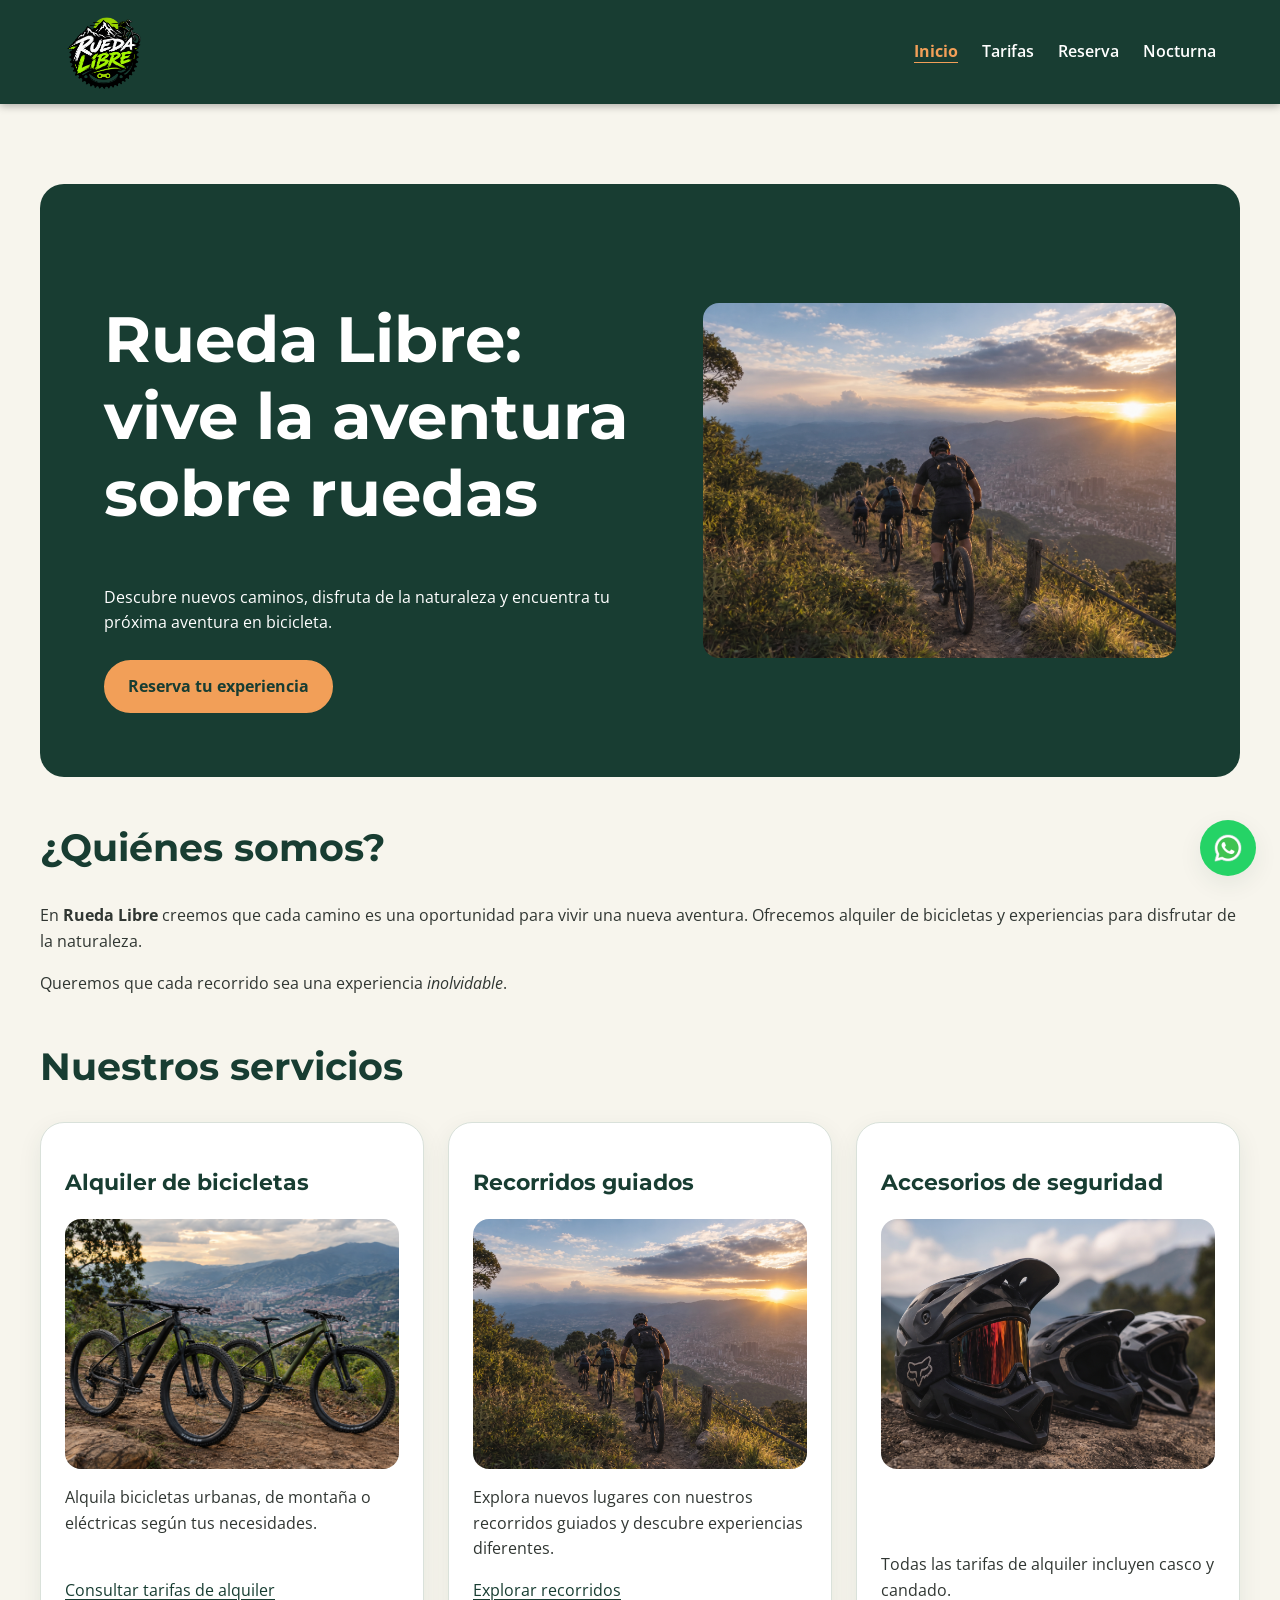
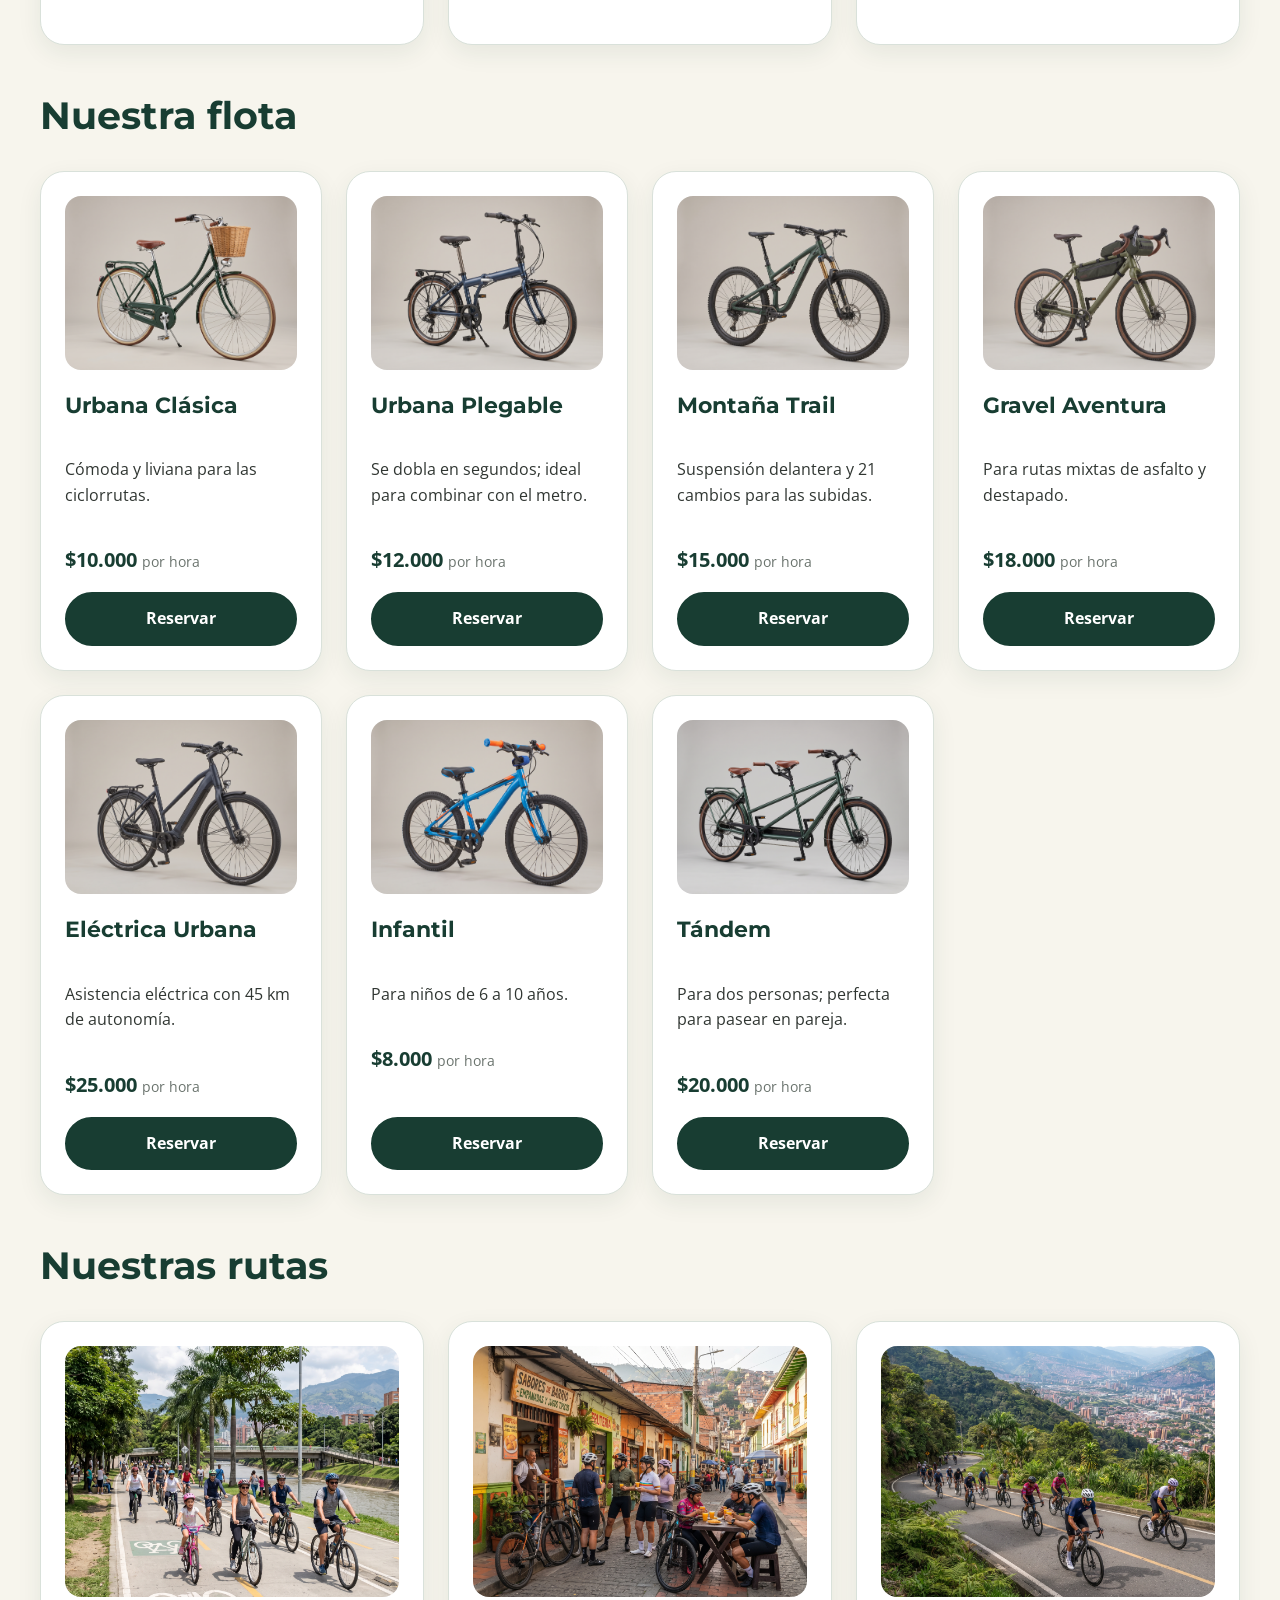
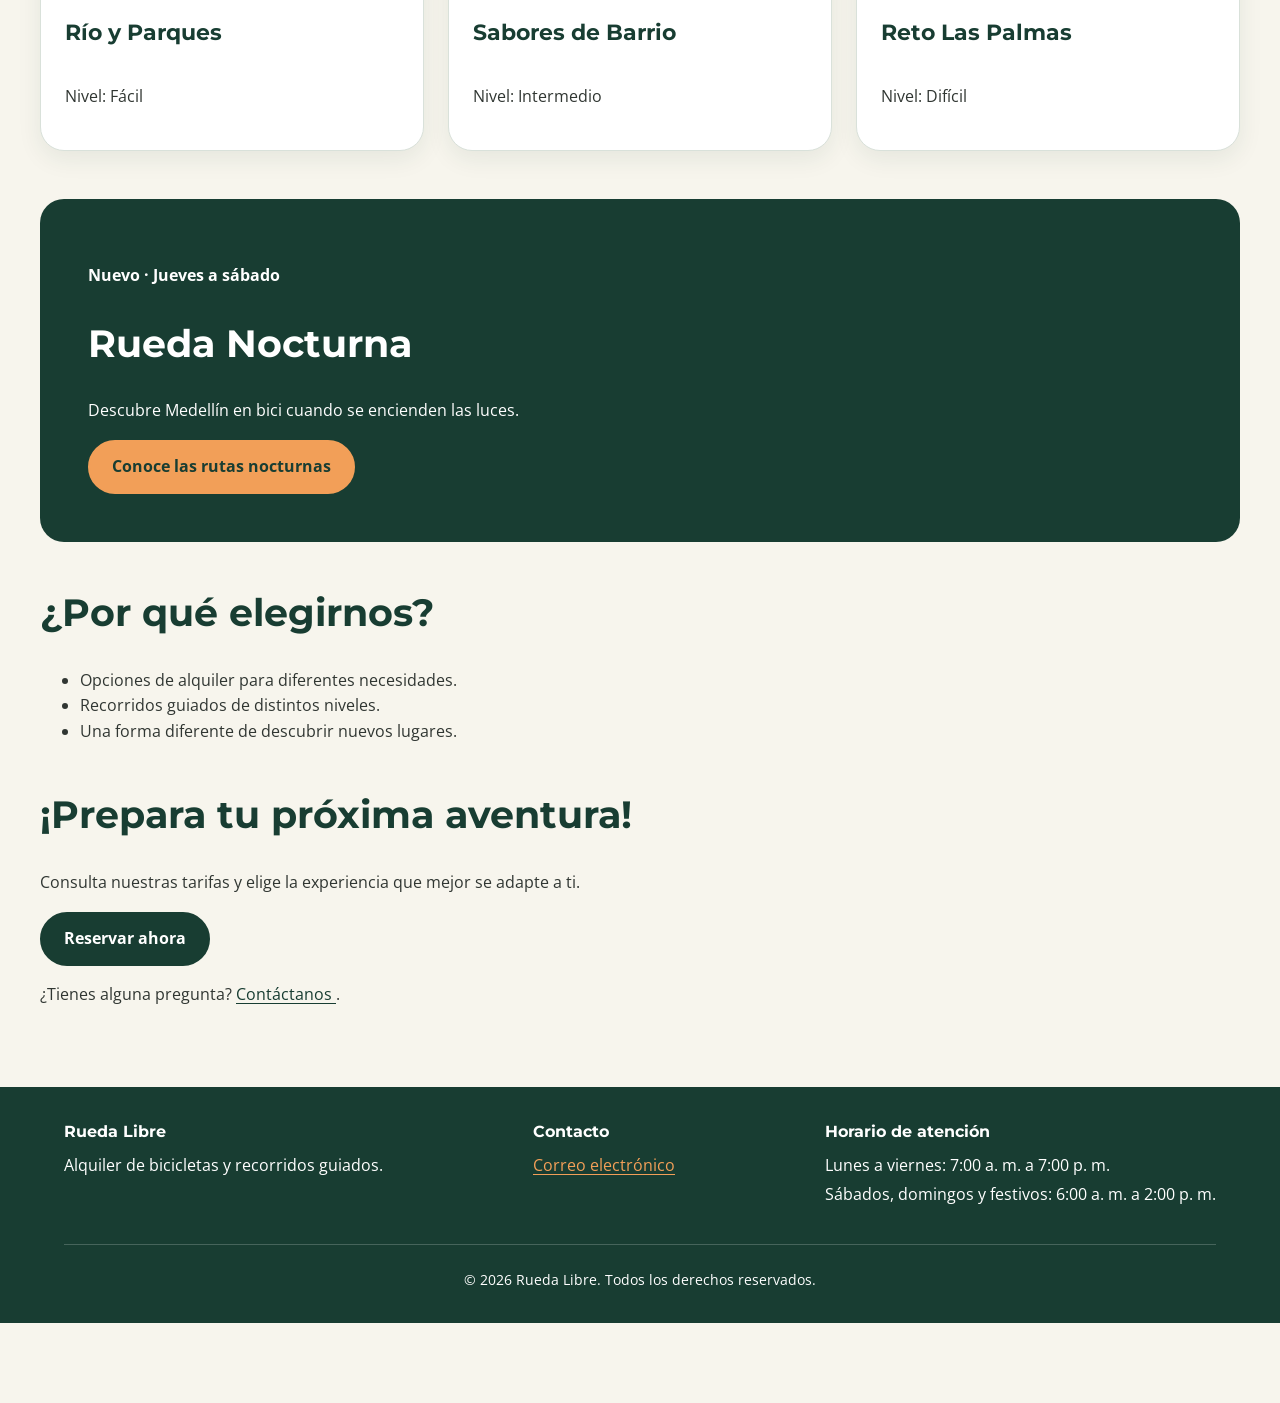
<file: index.html>
<!DOCTYPE html>
<html lang="es">

<head>
    <meta charset="UTF-8">
    <meta name="viewport" content="width=device-width, initial-scale=1.0">
<link rel="preconnect" href="https://fonts.googleapis.com">
<link rel="preconnect" href="https://fonts.gstatic.com" crossorigin>

<link
    href="https://fonts.googleapis.com/css2?family=Montserrat:wght@700&family=Open+Sans:wght@400;600&display=swap"
    rel="stylesheet">

<link rel="stylesheet" href="css/styles.css">
<script src="js/main.js" defer></script>
    <meta
        name="description"
        content="Rueda Libre ofrece alquiler de bicicletas, recorridos guiados y experiencias sobre ruedas.">

    <title>Inicio | Rueda Libre</title>
</head>

<body>

   <a
    class="whatsapp-fijo"
    href="https://wa.me/573122845762"
    target="_blank"
    rel="noopener noreferrer"
    aria-label="Contactar a Rueda Libre por WhatsApp"
>
    <img src="img/whatsapp.png" alt="" width="50" height="50">
</a>


    <header class="navbar">
        <a class="marca" href="index.html" aria-label="Rueda Libre, inicio">
            <img src="img/logo.png" alt="" width="150" height="150">
        </a>
        <nav aria-label="Navegación principal">
            <ul id="menu">
                <li><a href="index.html" class="activo" aria-current="page">Inicio</a></li>
                <li><a href="paginas/tarifas.html">Tarifas</a></li>
                <li><a href="paginas/reserva.html">Reserva</a></li>
                <li><a href="nocturna/index.html">Nocturna</a></li>
            </ul>
        </nav>
    </header>


    <main>

        <section class="presentacion" aria-labelledby="titulo-principal">
            <div class="presentacion-texto">
                <h1 id="titulo-principal">Rueda Libre: vive la aventura sobre ruedas</h1>
                <p>Descubre nuevos caminos, disfruta de la naturaleza y encuentra tu próxima aventura en bicicleta.</p>
                <a class="boton" href="paginas/reserva.html">Reserva tu experiencia</a>
            </div>
            <img class="presentacion-foto" src="img/ruta.jpeg" alt="Paisaje de una ruta para recorrer en bicicleta" width="600" height="450">
        </section>

        <section id="quienes-somos">

            <h2>¿Quiénes somos?</h2>

            <p>
                En <strong>Rueda Libre</strong> creemos que cada camino
                es una oportunidad para vivir una nueva aventura.
                Ofrecemos alquiler de bicicletas y experiencias
                para disfrutar de la naturaleza.
            </p>

            <p>
                Queremos que cada recorrido sea una experiencia
                <em>inolvidable</em>.
            </p>

        </section>


        <section id="servicios">

            <h2>Nuestros servicios</h2>

         <div class="servicios-grid">   
            <article class="tarjeta-servicio">


                 <h3>Alquiler de bicicletas</h3>

                <img
                    src="img/bicicleta.jpg"
                    alt="Bicicleta para recorrer la ciudad"
                    width="300"
                >

                <p>
                    Alquila bicicletas urbanas, de montaña o eléctricas
                    según tus necesidades.
                </p>

                <p>
                    <a href="paginas/tarifas.html#tarifas">
                        Consultar tarifas de alquiler
                    </a>
                </p>

            </article>


            <article>

                <h3>Recorridos guiados</h3>

                <img
                    src="img/ruta.jpeg"
                    alt="Paisaje de una ruta para recorrer en bicicleta"
                    width="300"
                >

                <p>
                    Explora nuevos lugares con nuestros recorridos
                    guiados y descubre experiencias diferentes.
                </p>

                <p>
                    <a href="paginas/tarifas.html#recorridos">
                        Explorar recorridos
                    </a>
                </p>

            </article>


            <article>

                <h3>Accesorios de seguridad</h3>

                <img
                    src="img/casco.jpeg"
                    alt="Casco de protección para ciclistas"
                    width="300"
                >

                <p>
                    Todas las tarifas de alquiler incluyen casco
                    y candado.
                </p>

            </article>
         </div>  

        </section>


        <section id="flota">
            <h2>Nuestra flota</h2>
            <div class="flota-grid">
                <article>
                    <img src="img/clasica.jpeg" alt="Bicicleta Urbana Clásica" width="300" height="225">
                    <h3>Urbana Clásica</h3>
                    <p>Cómoda y liviana para las ciclorrutas.</p>
                    <p class="precio">$10.000 <span>por hora</span></p>
                    <a class="boton" href="paginas/reserva.html">Reservar</a>
                </article>
                <article>
                    <img src="img/plegable.jpeg" alt="Bicicleta Urbana Plegable" width="300" height="225">
                    <h3>Urbana Plegable</h3>
                    <p>Se dobla en segundos; ideal para combinar con el metro.</p>
                    <p class="precio">$12.000 <span>por hora</span></p>
                    <a class="boton" href="paginas/reserva.html">Reservar</a>
                </article>
                <article>
                    <img src="img/trail.jpeg" alt="Bicicleta Montaña Trail" width="300" height="225">
                    <h3>Montaña Trail</h3>
                    <p>Suspensión delantera y 21 cambios para las subidas.</p>
                    <p class="precio">$15.000 <span>por hora</span></p>
                    <a class="boton" href="paginas/reserva.html">Reservar</a>
                </article>
                <article>
                    <img src="img/aventura.jpeg" alt="Bicicleta Gravel Aventura" width="300" height="225">
                    <h3>Gravel Aventura</h3>
                    <p>Para rutas mixtas de asfalto y destapado.</p>
                    <p class="precio">$18.000 <span>por hora</span></p>
                    <a class="boton" href="paginas/reserva.html">Reservar</a>
                </article>
                <article>
                    <img src="img/electrica.jpeg" alt="Bicicleta Eléctrica Urbana" width="300" height="225">
                    <h3>Eléctrica Urbana</h3>
                    <p>Asistencia eléctrica con 45 km de autonomía.</p>
                    <p class="precio">$25.000 <span>por hora</span></p>
                    <a class="boton" href="paginas/reserva.html">Reservar</a>
                </article>
                <article>
                    <img src="img/infantil.jpeg" alt="Bicicleta Infantil" width="300" height="225">
                    <h3>Infantil</h3>
                    <p>Para niños de 6 a 10 años.</p>
                    <p class="precio">$8.000 <span>por hora</span></p>
                    <a class="boton" href="paginas/reserva.html">Reservar</a>
                </article>
                <article>
                    <img src="img/tandem.jpeg" alt="Bicicleta Tándem" width="300" height="225">
                    <h3>Tándem</h3>
                    <p>Para dos personas; perfecta para pasear en pareja.</p>
                    <p class="precio">$20.000 <span>por hora</span></p>
                    <a class="boton" href="paginas/reserva.html">Reservar</a>
                </article>
            </div>
        </section>

        <section id="rutas">
            <h2>Nuestras rutas</h2>
            <div class="rutas-grid">
                <article>
                    <img src="img/rio.jpeg" alt="Ruta Río y Parques" width="300" height="225">
                    <h3>Río y Parques</h3>
                    <p>Nivel: Fácil</p>
                </article>
                <article>
                    <img src="img/sabores.jpeg" alt="Ruta Sabores de Barrio" width="300" height="225">
                    <h3>Sabores de Barrio</h3>
                    <p>Nivel: Intermedio</p>
                </article>
                <article>
                    <img src="img/palmas.jpeg" alt="Ruta Reto Las Palmas" width="300" height="225">
                    <h3>Reto Las Palmas</h3>
                    <p>Nivel: Difícil</p>
                </article>
            </div>
        </section>

        <section id="nocturna" class="banner-nocturno" aria-labelledby="titulo-nocturna">
           <p><strong>Nuevo · Jueves a sábado</strong></p>
           <h2 id="titulo-nocturna">Rueda Nocturna</h2>
           <p>Descubre Medellín en bici cuando se encienden las luces.</p>
           <a class="boton" href="nocturna/index.html">Conoce las rutas nocturnas</a>
        </section>

        <section id="beneficios">

            <h2>¿Por qué elegirnos?</h2>

            <ul>
                <li>Opciones de alquiler para diferentes necesidades.</li>
                <li>Recorridos guiados de distintos niveles.</li>
                <li>Una forma diferente de descubrir nuevos lugares.</li>
            </ul>

        </section>

    
        <section id="contacto">

            <h2>¡Prepara tu próxima aventura!</h2>

            <p>
                Consulta nuestras tarifas y elige la experiencia
                que mejor se adapte a ti.
            </p>

            <p>
                <a class="boton" href="paginas/reserva.html">Reservar ahora</a>
            </p>

            <p>
                ¿Tienes alguna pregunta?
                <a href="mailto:335macias@gmail.com">
                    Contáctanos
                </a>.
            </p>

        </section>

    </main>


    <footer>
        <div class="pie-contenido">
            <div class="pie-bloque">
                <p class="pie-titulo">Rueda Libre</p>
                <p>Alquiler de bicicletas y recorridos guiados.</p>
            </div>
            <div class="pie-bloque">
                <p class="pie-titulo">Contacto</p>
                <p><a href="mailto:335macias@gmail.com">Correo electrónico</a></p>
            </div>
            <div class="pie-bloque">
                <p class="pie-titulo">Horario de atención</p>
                <p>Lunes a viernes: 7:00 a. m. a 7:00 p. m.</p>
                <p>Sábados, domingos y festivos: 6:00 a. m. a 2:00 p. m.</p>
            </div>
        </div>
        <p class="pie-copy">&copy; 2026 Rueda Libre. Todos los derechos reservados.</p>
    </footer>

</body>

</html>
</file>
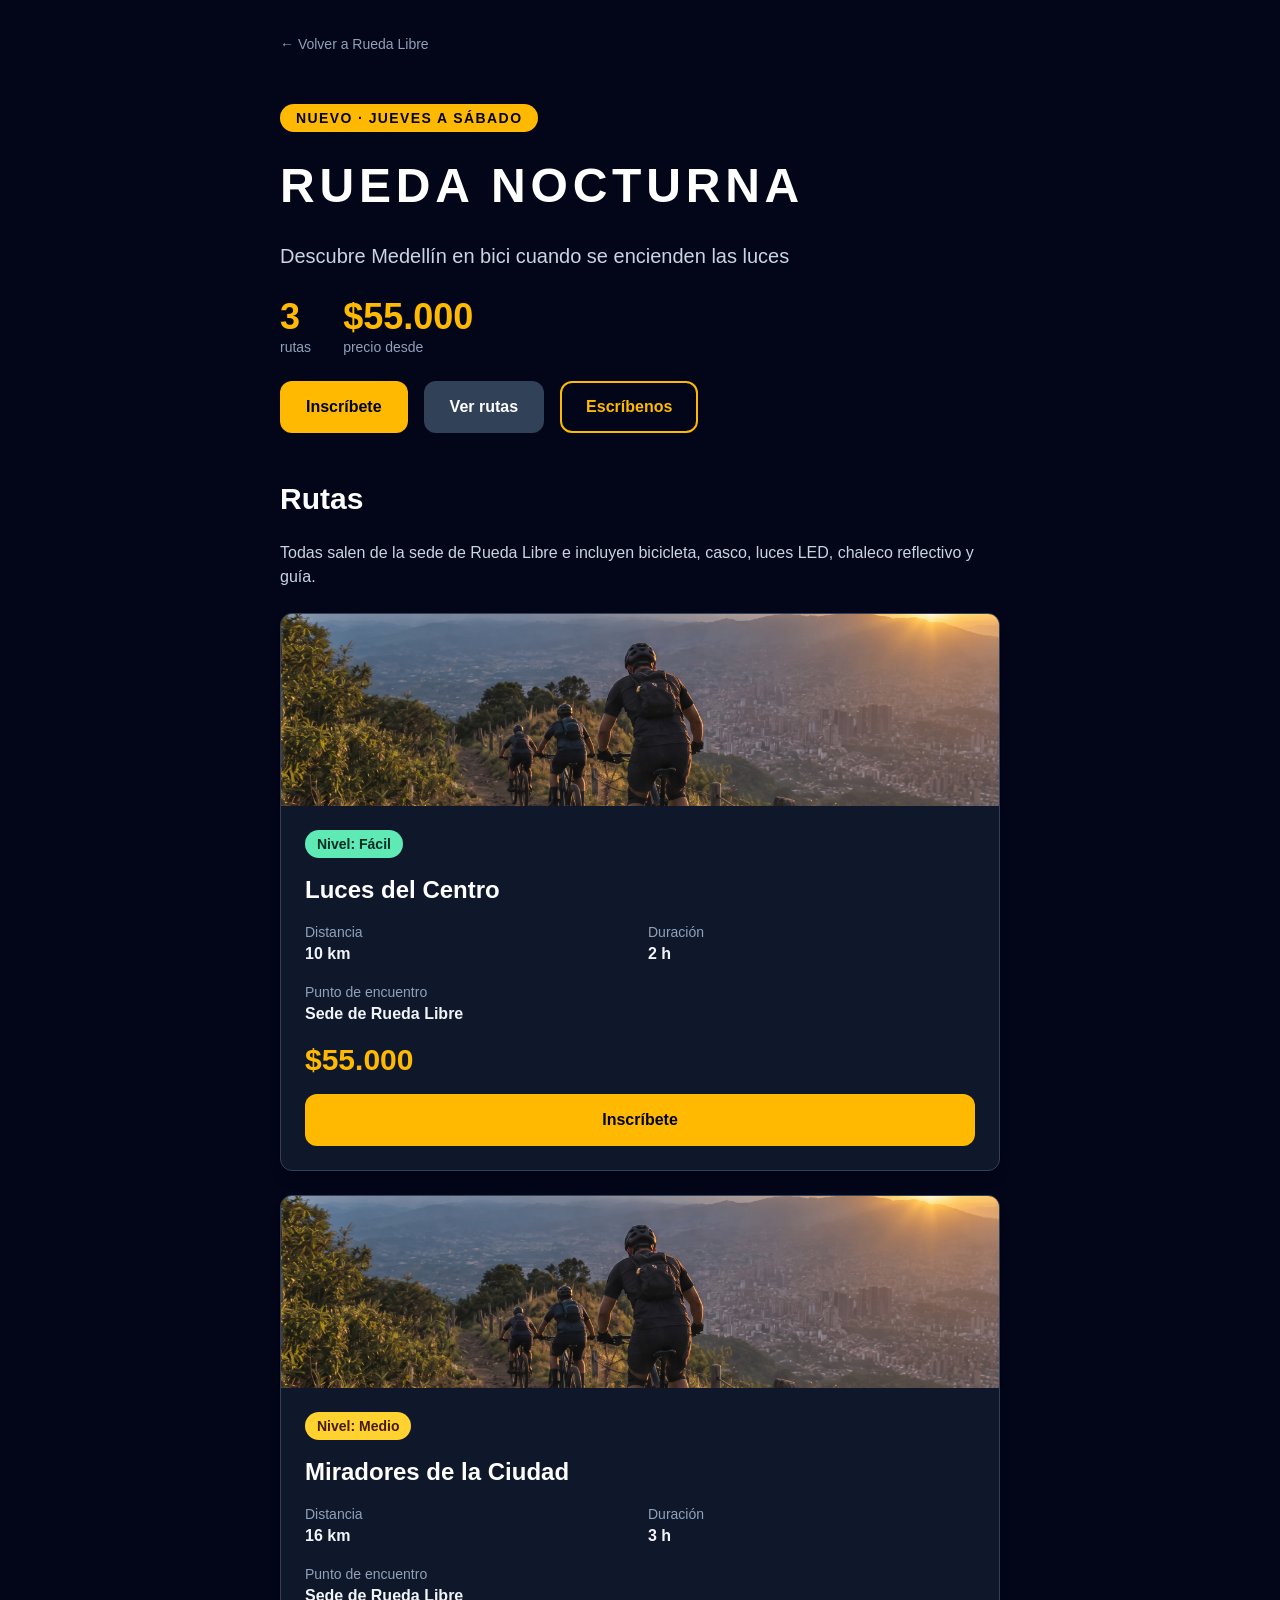
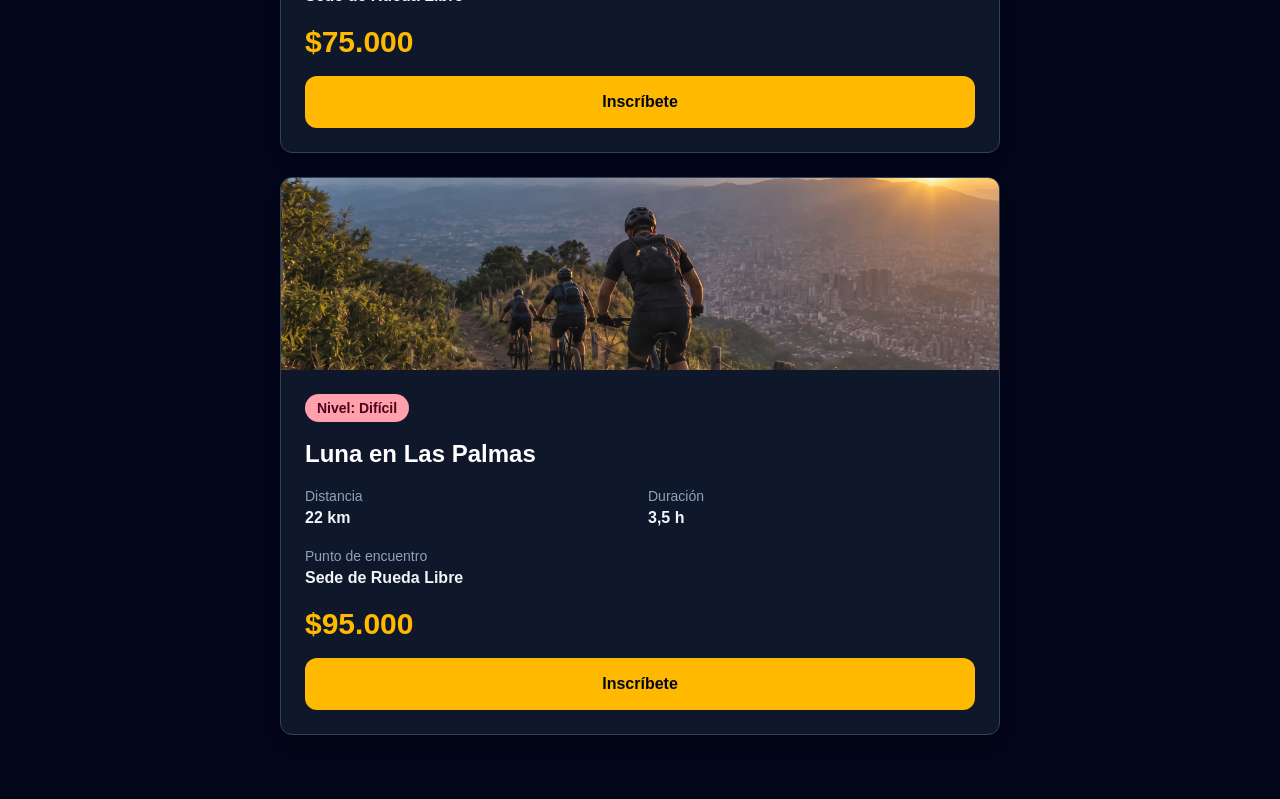
<file: nocturna/index.html>
<!DOCTYPE html>
<html lang="es">
<head>
    <meta charset="UTF-8">
    <meta name="viewport" content="width=device-width, initial-scale=1.0">
    <title>Rueda Nocturna | Rueda Libre</title>
    <link rel="stylesheet" href="src/output.css">
</head>
<body class="bg-slate-950 text-slate-100 antialiased">
    <header class="mx-auto max-w-3xl px-6 pt-8">
        <a href="../index.html" class="text-sm text-slate-400 hover:text-amber-400 focus:outline-none focus-visible:ring-2 focus-visible:ring-amber-400">← Volver a Rueda Libre</a>
    </header>

    <main>
        <section class="mx-auto max-w-3xl space-y-6 px-6 py-12">
            <p class="inline-block rounded-full bg-amber-400 px-4 py-1 text-sm font-semibold uppercase tracking-widest text-slate-950">Nuevo · Jueves a sábado</p>
            <h1 class="text-5xl font-bold uppercase leading-tight tracking-widest text-white">Rueda Nocturna</h1>
            <p class="max-w-xl text-xl leading-relaxed text-slate-300">Descubre Medellín en bici cuando se encienden las luces</p>
            <ul class="flex gap-8">
                <li><p class="text-4xl font-bold text-amber-400">3</p><p class="text-sm text-slate-400">rutas</p></li>
                <li><p class="text-4xl font-bold text-amber-400">$55.000</p><p class="text-sm text-slate-400">precio desde</p></li>
            </ul>
            <div class="flex flex-wrap gap-4">
                <a href="../paginas/reserva.html" class="inline-flex items-center justify-center rounded-xl border-2 px-6 py-3 font-semibold transition focus:outline-none focus-visible:ring-2 focus-visible:ring-amber-200 focus-visible:ring-offset-2 focus-visible:ring-offset-slate-950 border-transparent bg-amber-400 text-slate-950 hover:bg-amber-300">Inscríbete</a>
                <a href="#rutas" class="inline-flex items-center justify-center rounded-xl border-2 px-6 py-3 font-semibold transition focus:outline-none focus-visible:ring-2 focus-visible:ring-amber-200 focus-visible:ring-offset-2 focus-visible:ring-offset-slate-950 border-transparent bg-slate-700 text-white hover:bg-slate-600">Ver rutas</a>
                <a href="https://wa.me/573122845762" target="_blank" rel="noopener noreferrer" class="inline-flex items-center justify-center rounded-xl border-2 px-6 py-3 font-semibold transition focus:outline-none focus-visible:ring-2 focus-visible:ring-amber-200 focus-visible:ring-offset-2 focus-visible:ring-offset-slate-950 border-amber-400 text-amber-400 hover:bg-amber-400 hover:text-slate-950" aria-label="Escríbenos por WhatsApp (se abre en una nueva pestaña)">Escríbenos</a>
            </div>
        </section>

        <section id="rutas" class="mx-auto max-w-3xl space-y-6 px-6 pb-16">
            <h2 class="text-3xl font-bold text-white">Rutas</h2>
            <p class="text-slate-300">Todas salen de la sede de Rueda Libre e incluyen bicicleta, casco, luces LED, chaleco reflectivo y guía.</p>
            <article class="overflow-hidden rounded-xl border border-slate-700 bg-slate-900 shadow-lg transition hover:border-amber-400 hover:shadow-2xl">
                <img class="h-48 w-full object-cover" src="../img/ruta.jpeg" alt="Ruta Luces del Centro" width="600" height="300">
                <div class="space-y-4 p-6">
                    <span class="inline-block rounded-full bg-emerald-300 text-emerald-950 px-3 py-1 text-sm font-bold">Nivel: Fácil</span>
                    <h3 class="text-2xl font-bold text-white">Luces del Centro</h3>
                    <dl class="grid grid-cols-2 gap-4">
                        <div><dt class="text-sm text-slate-400">Distancia</dt><dd class="font-semibold text-slate-100">10 km</dd></div>
                        <div><dt class="text-sm text-slate-400">Duración</dt><dd class="font-semibold text-slate-100">2 h</dd></div>
                        <div class="col-span-2"><dt class="text-sm text-slate-400">Punto de encuentro</dt><dd class="font-semibold text-slate-100">Sede de Rueda Libre</dd></div>
                    </dl>
                    <p class="text-3xl font-bold text-amber-400">$55.000</p>
                    <a class="inline-flex items-center justify-center rounded-xl border-2 px-6 py-3 font-semibold transition focus:outline-none focus-visible:ring-2 focus-visible:ring-amber-200 focus-visible:ring-offset-2 focus-visible:ring-offset-slate-950 border-transparent bg-amber-400 text-slate-950 hover:bg-amber-300 w-full" href="../paginas/reserva.html" aria-label="Inscríbete en Luces del Centro">Inscríbete</a>
                </div>
            </article>
            <article class="overflow-hidden rounded-xl border border-slate-700 bg-slate-900 shadow-lg transition hover:border-amber-400 hover:shadow-2xl">
                <img class="h-48 w-full object-cover" src="../img/ruta.jpeg" alt="Ruta Miradores de la Ciudad" width="600" height="300">
                <div class="space-y-4 p-6">
                    <span class="inline-block rounded-full bg-amber-300 text-amber-950 px-3 py-1 text-sm font-bold">Nivel: Medio</span>
                    <h3 class="text-2xl font-bold text-white">Miradores de la Ciudad</h3>
                    <dl class="grid grid-cols-2 gap-4">
                        <div><dt class="text-sm text-slate-400">Distancia</dt><dd class="font-semibold text-slate-100">16 km</dd></div>
                        <div><dt class="text-sm text-slate-400">Duración</dt><dd class="font-semibold text-slate-100">3 h</dd></div>
                        <div class="col-span-2"><dt class="text-sm text-slate-400">Punto de encuentro</dt><dd class="font-semibold text-slate-100">Sede de Rueda Libre</dd></div>
                    </dl>
                    <p class="text-3xl font-bold text-amber-400">$75.000</p>
                    <a class="inline-flex items-center justify-center rounded-xl border-2 px-6 py-3 font-semibold transition focus:outline-none focus-visible:ring-2 focus-visible:ring-amber-200 focus-visible:ring-offset-2 focus-visible:ring-offset-slate-950 border-transparent bg-amber-400 text-slate-950 hover:bg-amber-300 w-full" href="../paginas/reserva.html" aria-label="Inscríbete en Miradores de la Ciudad">Inscríbete</a>
                </div>
            </article>
            <article class="overflow-hidden rounded-xl border border-slate-700 bg-slate-900 shadow-lg transition hover:border-amber-400 hover:shadow-2xl">
                <img class="h-48 w-full object-cover" src="../img/ruta.jpeg" alt="Ruta Luna en Las Palmas" width="600" height="300">
                <div class="space-y-4 p-6">
                    <span class="inline-block rounded-full bg-rose-300 text-rose-950 px-3 py-1 text-sm font-bold">Nivel: Difícil</span>
                    <h3 class="text-2xl font-bold text-white">Luna en Las Palmas</h3>
                    <dl class="grid grid-cols-2 gap-4">
                        <div><dt class="text-sm text-slate-400">Distancia</dt><dd class="font-semibold text-slate-100">22 km</dd></div>
                        <div><dt class="text-sm text-slate-400">Duración</dt><dd class="font-semibold text-slate-100">3,5 h</dd></div>
                        <div class="col-span-2"><dt class="text-sm text-slate-400">Punto de encuentro</dt><dd class="font-semibold text-slate-100">Sede de Rueda Libre</dd></div>
                    </dl>
                    <p class="text-3xl font-bold text-amber-400">$95.000</p>
                    <a class="inline-flex items-center justify-center rounded-xl border-2 px-6 py-3 font-semibold transition focus:outline-none focus-visible:ring-2 focus-visible:ring-amber-200 focus-visible:ring-offset-2 focus-visible:ring-offset-slate-950 border-transparent bg-amber-400 text-slate-950 hover:bg-amber-300 w-full" href="../paginas/reserva.html" aria-label="Inscríbete en Luna en Las Palmas">Inscríbete</a>
                </div>
            </article>
        </section>
    </main>
</body>
</html>
</file>
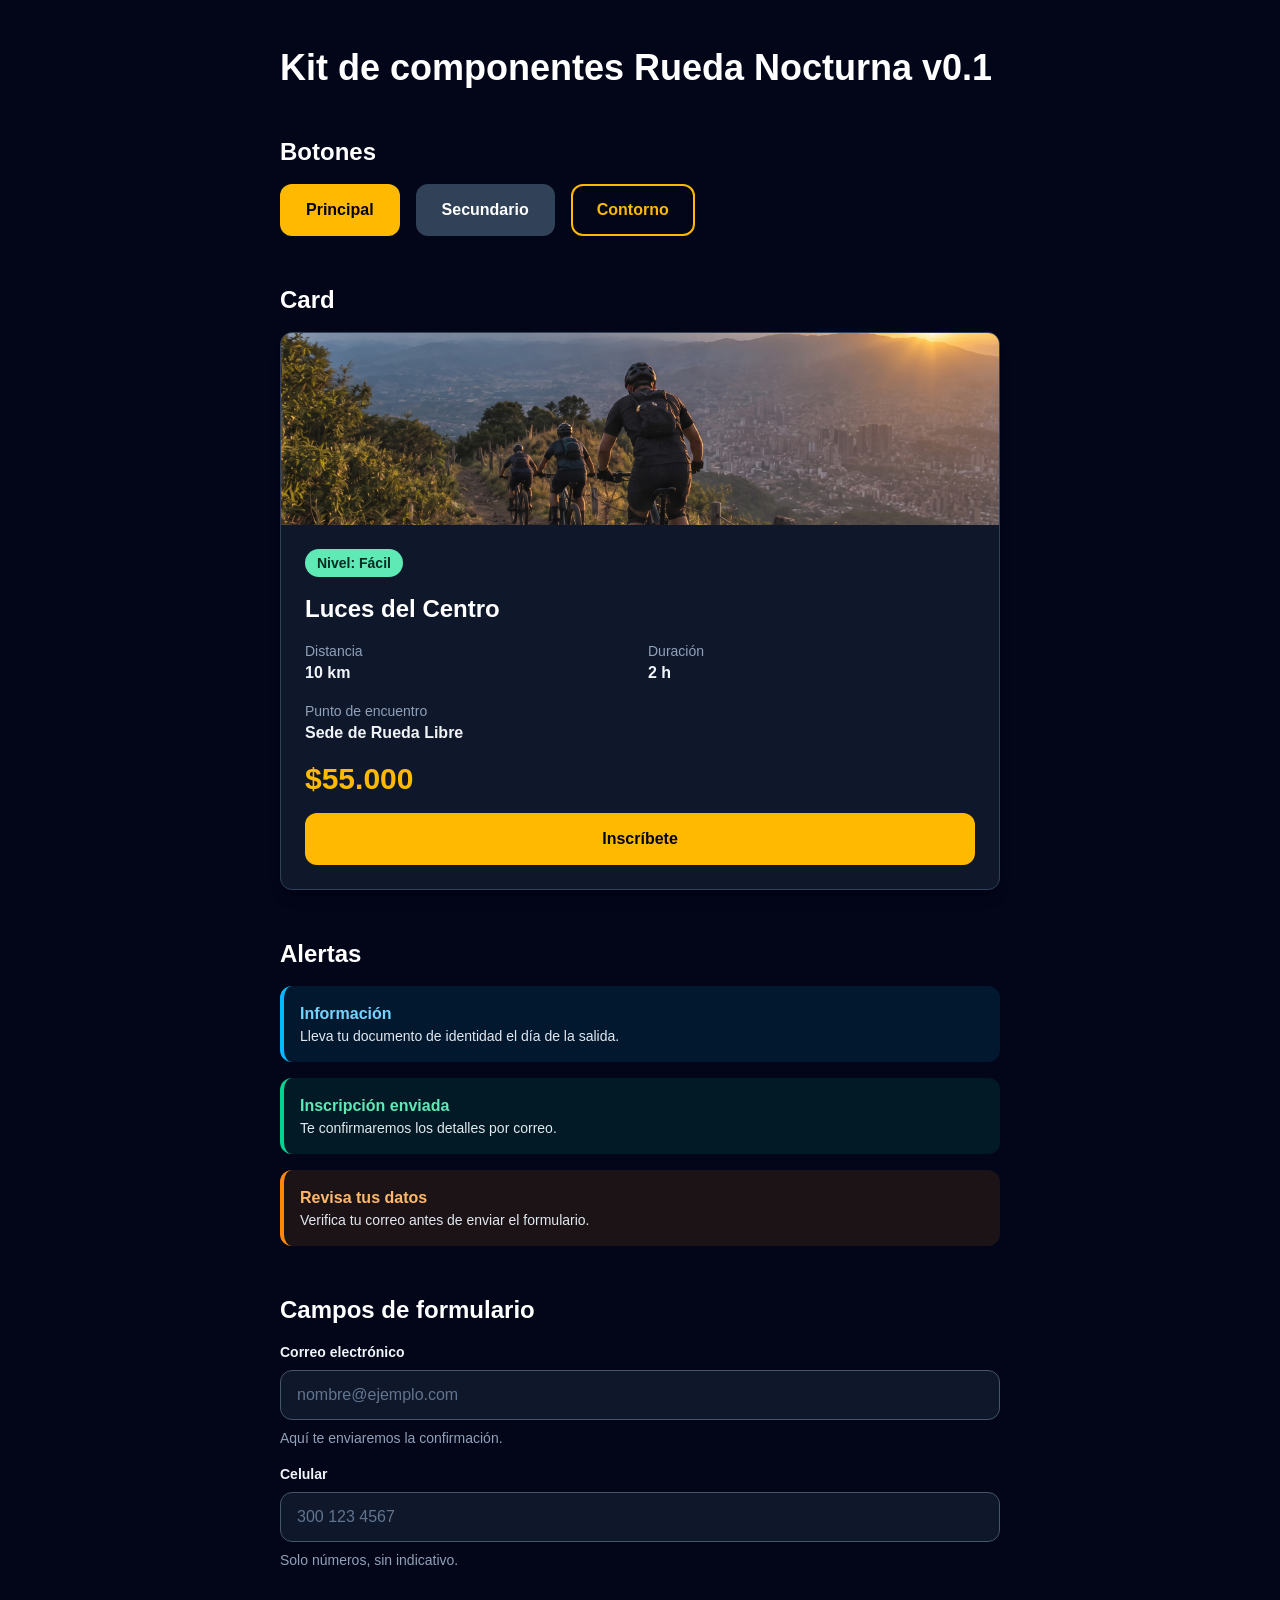
<file: nocturna/componentes.html>
<!DOCTYPE html>
<html lang="es">
<head>
    <meta charset="UTF-8">
    <meta name="viewport" content="width=device-width, initial-scale=1.0">
    <title>Componentes | Rueda Nocturna</title>
    <link rel="stylesheet" href="src/output.css">
</head>
<body class="bg-slate-950 text-slate-100 antialiased">
    <main class="mx-auto max-w-3xl space-y-12 px-6 py-12">
        <h1 class="text-4xl font-bold text-white">Kit de componentes Rueda Nocturna v0.1</h1>

        <section class="space-y-4">
            <h2 class="text-2xl font-bold text-white">Botones</h2>
            <div class="flex flex-wrap gap-4">
                <a href="#" class="inline-flex items-center justify-center rounded-xl border-2 px-6 py-3 font-semibold transition focus:outline-none focus-visible:ring-2 focus-visible:ring-amber-200 focus-visible:ring-offset-2 focus-visible:ring-offset-slate-950 border-transparent bg-amber-400 text-slate-950 hover:bg-amber-300">Principal</a>
                <a href="#" class="inline-flex items-center justify-center rounded-xl border-2 px-6 py-3 font-semibold transition focus:outline-none focus-visible:ring-2 focus-visible:ring-amber-200 focus-visible:ring-offset-2 focus-visible:ring-offset-slate-950 border-transparent bg-slate-700 text-white hover:bg-slate-600">Secundario</a>
                <a href="#" class="inline-flex items-center justify-center rounded-xl border-2 px-6 py-3 font-semibold transition focus:outline-none focus-visible:ring-2 focus-visible:ring-amber-200 focus-visible:ring-offset-2 focus-visible:ring-offset-slate-950 border-amber-400 text-amber-400 hover:bg-amber-400 hover:text-slate-950">Contorno</a>
            </div>
        </section>

        <section class="space-y-4">
            <h2 class="text-2xl font-bold text-white">Card</h2>
            <article class="overflow-hidden rounded-xl border border-slate-700 bg-slate-900 shadow-lg transition hover:border-amber-400 hover:shadow-2xl">
                <img class="h-48 w-full object-cover" src="../img/ruta.jpeg" alt="Ruta Luces del Centro" width="600" height="300">
                <div class="space-y-4 p-6">
                    <span class="inline-block rounded-full bg-emerald-300 text-emerald-950 px-3 py-1 text-sm font-bold">Nivel: Fácil</span>
                    <h3 class="text-2xl font-bold text-white">Luces del Centro</h3>
                    <dl class="grid grid-cols-2 gap-4">
                        <div><dt class="text-sm text-slate-400">Distancia</dt><dd class="font-semibold text-slate-100">10 km</dd></div>
                        <div><dt class="text-sm text-slate-400">Duración</dt><dd class="font-semibold text-slate-100">2 h</dd></div>
                        <div class="col-span-2"><dt class="text-sm text-slate-400">Punto de encuentro</dt><dd class="font-semibold text-slate-100">Sede de Rueda Libre</dd></div>
                    </dl>
                    <p class="text-3xl font-bold text-amber-400">$55.000</p>
                    <a class="inline-flex items-center justify-center rounded-xl border-2 px-6 py-3 font-semibold transition focus:outline-none focus-visible:ring-2 focus-visible:ring-amber-200 focus-visible:ring-offset-2 focus-visible:ring-offset-slate-950 border-transparent bg-amber-400 text-slate-950 hover:bg-amber-300 w-full" href="../paginas/reserva.html" aria-label="Inscríbete en Luces del Centro">Inscríbete</a>
                </div>
            </article>
        </section>

        <section class="space-y-4">
            <h2 class="text-2xl font-bold text-white">Alertas</h2>
            <div role="note" class="rounded-xl border-l-4 border-sky-400 bg-sky-400/10 p-4">
                <p class="font-bold text-sky-300">Información</p>
                <p class="text-sm text-slate-200">Lleva tu documento de identidad el día de la salida.</p>
            </div>
            <div role="status" class="rounded-xl border-l-4 border-emerald-400 bg-emerald-400/10 p-4">
                <p class="font-bold text-emerald-300">Inscripción enviada</p>
                <p class="text-sm text-slate-200">Te confirmaremos los detalles por correo.</p>
            </div>
            <div role="alert" class="rounded-xl border-l-4 border-orange-400 bg-orange-400/10 p-4">
                <p class="font-bold text-orange-300">Revisa tus datos</p>
                <p class="text-sm text-slate-200">Verifica tu correo antes de enviar el formulario.</p>
            </div>
        </section>

        <section class="space-y-4">
            <h2 class="text-2xl font-bold text-white">Campos de formulario</h2>
            <div class="space-y-2">
                <label for="correo" class="block text-sm font-semibold text-slate-100">Correo electrónico</label>
                <input id="correo" name="correo" type="email" autocomplete="email" placeholder="nombre@ejemplo.com" aria-describedby="ayuda-correo" class="w-full rounded-xl border border-slate-600 bg-slate-900 px-4 py-3 text-slate-100 placeholder:text-slate-500 focus:border-amber-400 focus:outline-none focus:ring-2 focus:ring-amber-400">
                <p id="ayuda-correo" class="text-sm text-slate-400">Aquí te enviaremos la confirmación.</p>
            </div>
            <div class="space-y-2">
                <label for="celular" class="block text-sm font-semibold text-slate-100">Celular</label>
                <input id="celular" name="celular" type="tel" autocomplete="tel" placeholder="300 123 4567" aria-describedby="ayuda-celular" class="w-full rounded-xl border border-slate-600 bg-slate-900 px-4 py-3 text-slate-100 placeholder:text-slate-500 focus:border-amber-400 focus:outline-none focus:ring-2 focus:ring-amber-400">
                <p id="ayuda-celular" class="text-sm text-slate-400">Solo números, sin indicativo.</p>
            </div>
        </section>
    </main>
</body>
</html>
</file>
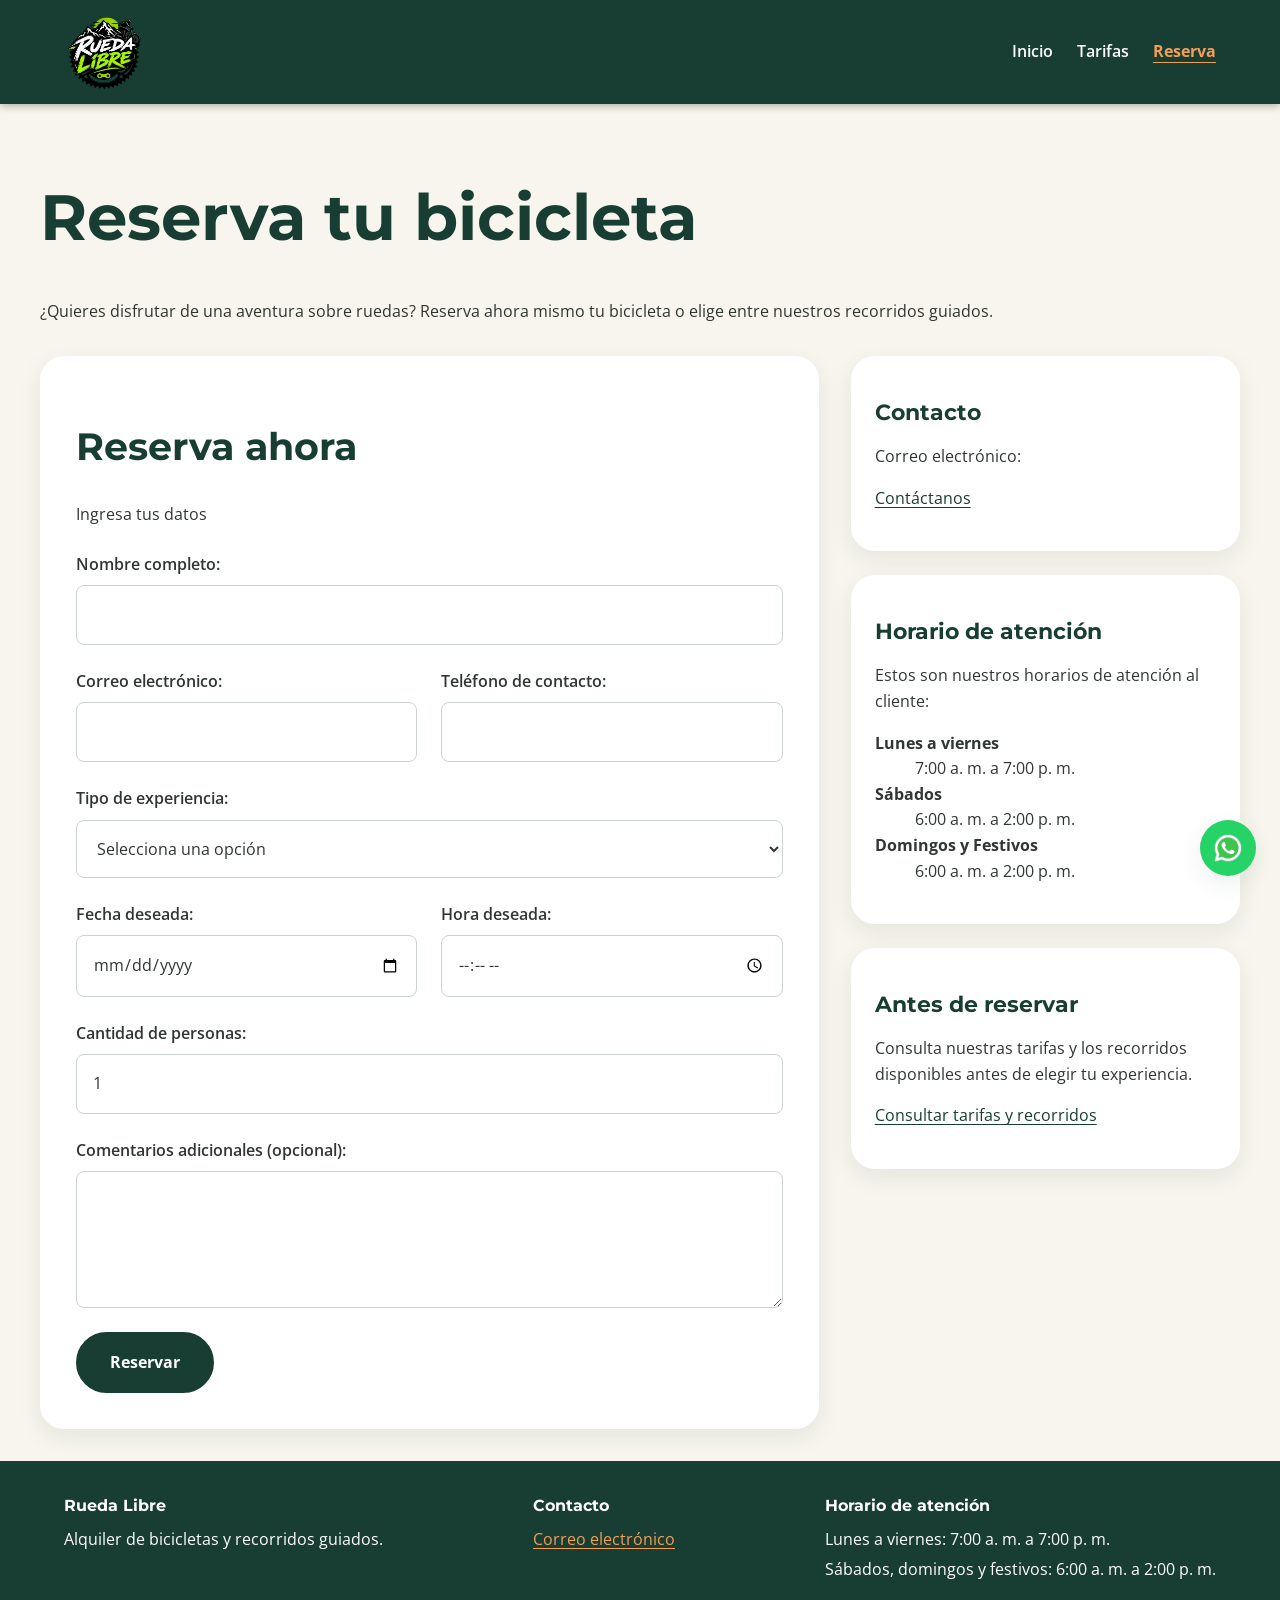
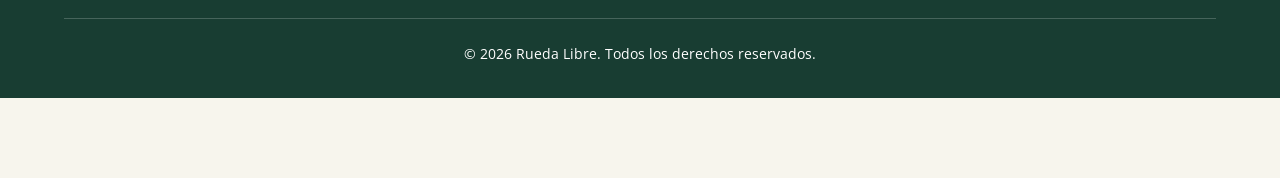
<file: paginas/reserva.html>
<!DOCTYPE html>
<html lang="es">

<head>
    <meta charset="UTF-8">
    <meta name="viewport" content="width=device-width, initial-scale=1.0">
<link rel="preconnect" href="https://fonts.googleapis.com">
<link rel="preconnect" href="https://fonts.gstatic.com" crossorigin>

<link
    href="https://fonts.googleapis.com/css2?family=Montserrat:wght@700&family=Open+Sans:wght@400;600&display=swap"
    rel="stylesheet"
>

<link rel="stylesheet" href="../css/styles.css">
<script src="../js/main.js" defer></script>
    <meta
        name="description"
        content="Consulta los horarios de atención y contacta a Rueda Libre para reservar tu bicicleta."
    >

    <title>Reservas | Rueda Libre</title>
</head>

<body>

    <a
    class="whatsapp-fijo"
    href="https://wa.me/573122845762"
    target="_blank"
    rel="noopener noreferrer"
    aria-label="Contactar a Rueda Libre por WhatsApp">
    <img src="../img/whatsapp.png" alt="" width="50" height="50"></a>

    <header class="navbar">
        <a class="marca" href="../index.html" aria-label="Rueda Libre, inicio">
            <img src="../img/logo.png" alt="" width="150" height="150">
        </a>
        <nav aria-label="Navegación principal">
            <ul id="menu">
                <li><a href="../index.html">Inicio</a></li>
                <li><a href="tarifas.html">Tarifas</a></li>
                <li><a href="reserva.html" class="activo" aria-current="page">Reserva</a></li>
            </ul>
        </nav>
    </header>


    <main>

        <h1>Reserva tu bicicleta</h1>

        <p>
            ¿Quieres disfrutar de una aventura sobre ruedas?
            Reserva ahora mismo tu bicicleta o elige entre nuestros recorridos guiados.
        </p>

        <div class="reserva-layout">
        <section id="formulario-reserva" aria-labelledby="titulo-reserva">
    <h2 id="titulo-reserva">Reserva ahora</h2>

    <p>Ingresa tus datos</p>

    <form action="#" method="get">
        <div class="campo campo-completo">
            <label for="nombre">Nombre completo:</label>
            <input
                type="text"
                id="nombre"
                name="nombre"
                autocomplete="name"
                minlength="3"
                maxlength="100"
                required
            >
        </div>

        <div class="campo">
            <label for="correo">Correo electrónico:</label>
            <input
                type="email"
                id="correo"
                name="correo"
                autocomplete="email"
                required
            >
        </div>

        <div class="campo">
            <label for="telefono">Teléfono de contacto:</label>
            <input
                type="tel"
                id="telefono"
                name="telefono"
                autocomplete="tel"
                required
            >
        </div>

        <div class="campo campo-completo">
            <label for="experiencia">Tipo de experiencia:</label>
            <select id="experiencia" name="experiencia" required>
                <option value="">Selecciona una opción</option>
                <option value="urbana">Alquiler de bicicleta urbana</option>
                <option value="montana">Alquiler de bicicleta de montaña</option>
                <option value="electrica">Alquiler de bicicleta eléctrica</option>
                <option value="rio-parques">Recorrido Río y Parques</option>
                <option value="sabores-barrio">Recorrido Sabores de Barrio</option>
                <option value="las-palmas">Recorrido Reto Las Palmas</option>
            </select>
        </div>

        <div class="campo">
            <label for="fecha">Fecha deseada:</label>
            <input
                type="date"
                id="fecha"
                name="fecha"
                required
            >
        </div>

        <div class="campo">
            <label for="hora">Hora deseada:</label>
            <input
                type="time"
                id="hora"
                name="hora"
                required
            >
        </div>

        <div class="campo campo-completo">
            <label for="personas">Cantidad de personas:</label>
            <input
                type="number"
                id="personas"
                name="personas"
                min="1"
                max="10"
                step="1"
                value="1"
                required
            >
        </div>

        <div class="campo campo-completo">
            <label for="comentarios">Comentarios adicionales (opcional):</label>
            <textarea
                id="comentarios"
                name="comentarios"
                rows="4"
                maxlength="500"
            ></textarea>
        </div>

        <button class="boton" type="submit">Reservar</button>
    </form>
        </section>

      <aside class="reserva-info" aria-label="Información de contacto y horarios">
        <section id="contacto">

            <h2>Contacto</h2>

            <p>
                Correo electrónico:
            </p>

            <p>
                <a href="mailto:335macias@gmail.com">
                    Contáctanos
                </a>
            </p>

        </section>


        <section id="horarios">

            <h2>Horario de atención</h2>

            <p>
                Estos son nuestros horarios de atención al cliente:
            </p>

            <dl>

                <dt><strong>Lunes a viernes</strong></dt>
                <dd>7:00 a. m. a 7:00 p. m.</dd>

                <dt><strong>Sábados</strong></dt>
                <dd>6:00 a. m. a 2:00 p. m.</dd>

                <dt><strong>Domingos y Festivos</strong></dt>
                <dd>6:00 a. m. a 2:00 p. m.</dd>

            </dl>

        </section>


        <section id="informacion">

            <h2>Antes de reservar</h2>

            <p>
                Consulta nuestras tarifas y los recorridos disponibles
                antes de elegir tu experiencia.
            </p>

            <p>
                <a href="tarifas.html">Consultar tarifas y recorridos</a>
            </p>

        </section>
        </aside>
        </div>

    </main>


    
    <footer>
        <div class="pie-contenido">
            <div class="pie-bloque">
                <p class="pie-titulo">Rueda Libre</p>
                <p>Alquiler de bicicletas y recorridos guiados.</p>
            </div>
            <div class="pie-bloque">
                <p class="pie-titulo">Contacto</p>
                <p><a href="mailto:335macias@gmail.com">Correo electrónico</a></p>
            </div>
            <div class="pie-bloque">
                <p class="pie-titulo">Horario de atención</p>
                <p>Lunes a viernes: 7:00 a. m. a 7:00 p. m.</p>
                <p>Sábados, domingos y festivos: 6:00 a. m. a 2:00 p. m.</p>
            </div>
        </div>
        <p class="pie-copy">&copy; 2026 Rueda Libre. Todos los derechos reservados.</p>
    </footer>


</body>

</html>
</file>
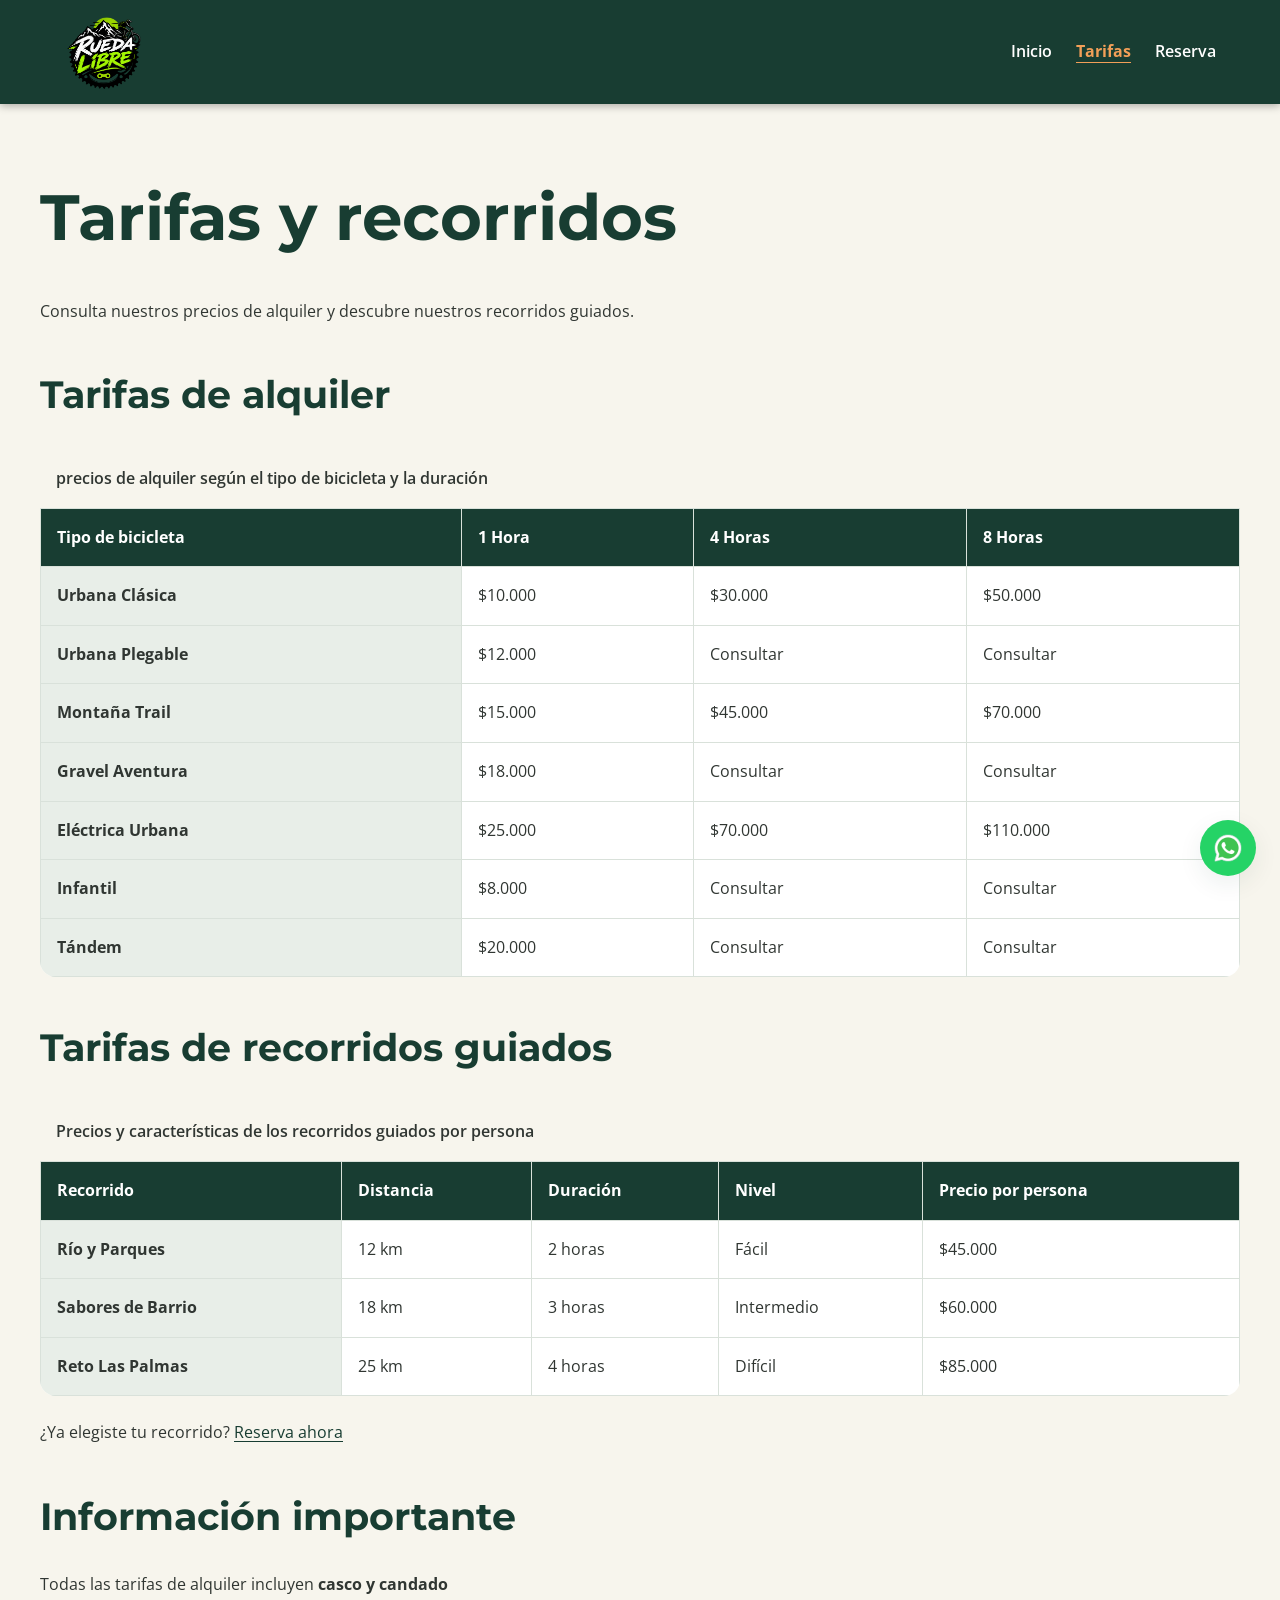
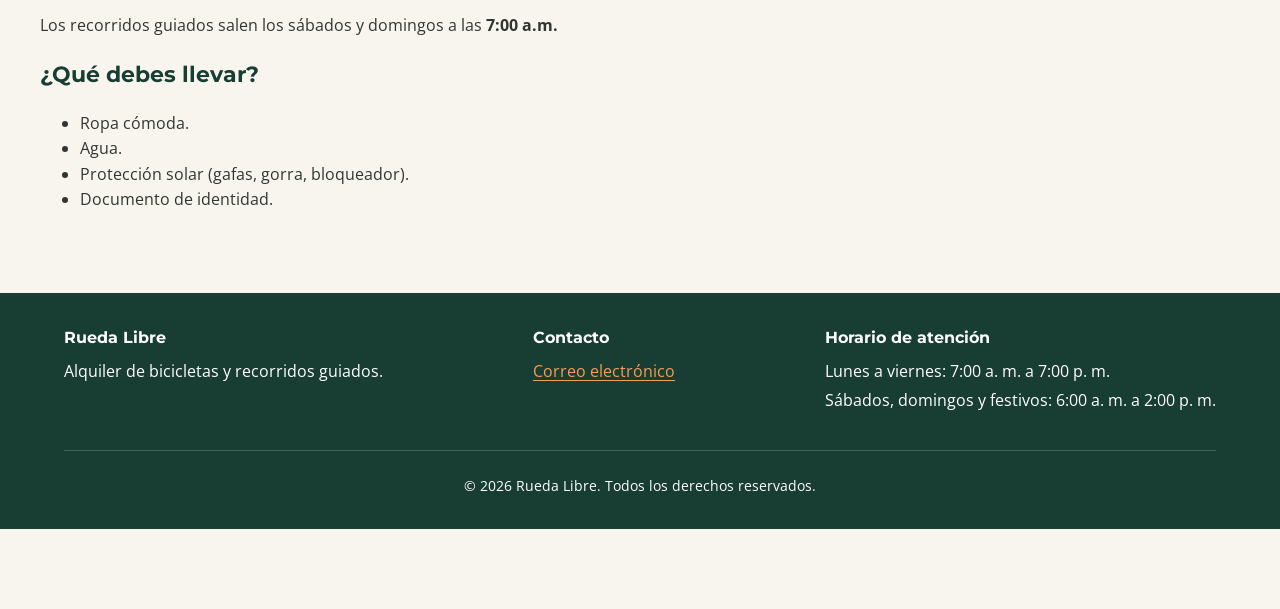
<file: paginas/tarifas.html>
<!DOCTYPE html>
<html lang="es">
<head>
    <meta charset="UTF-8">
    <meta name="viewport" content="width=device-width, initial-scale=1.0">
<link rel="preconnect" href="https://fonts.googleapis.com">
<link rel="preconnect" href="https://fonts.gstatic.com" crossorigin>

<link
    href="https://fonts.googleapis.com/css2?family=Montserrat:wght@700&family=Open+Sans:wght@400;600&display=swap"
    rel="stylesheet"
>

<link rel="stylesheet" href="../css/styles.css">
    <meta
    name="description"
    content="Consulta las tarifas de alquiler de bicicletas y los precios de los recorridos guiados de Rueda Libre."
>

    <title>Tarifas y recorridos | Rueda Libre</title>
</head>
<body>

    <a
    class="whatsapp-fijo"
    href="https://wa.me/573122845762"
    target="_blank"
    rel="noopener noreferrer"
    aria-label="Contactar a Rueda Libre por WhatsApp">
    <img src="../img/whatsapp.png" alt="" width="50" height="50"></a>

    <header class="navbar">
        <a class="marca" href="../index.html" aria-label="Rueda Libre, inicio">
            <img src="../img/logo.png" alt="" width="150" height="150">
        </a>
        <nav aria-label="Navegación principal">
            <ul id="menu">
                <li><a href="../index.html">Inicio</a></li>
                <li><a href="tarifas.html" class="activo" aria-current="page">Tarifas</a></li>
                <li><a href="reserva.html">Reserva</a></li>
            </ul>
        </nav>
    </header>

    <main>
        <h1>Tarifas y recorridos</h1>
        <p>Consulta nuestros precios de alquiler y descubre nuestros recorridos guiados.</p>

        <section id="tarifas">
            <h2>Tarifas de alquiler</h2>
            <div class="tabla-contenedor">
            <table>

                <caption>precios de alquiler según el tipo de bicicleta y la duración</caption>
                <thead>
                    <tr>
                        <th scope="col">Tipo de bicicleta</th>
                        <th scope="col">1 Hora</th>
                        <th scope="col">4 Horas</th>
                        <th scope="col">8 Horas</th>
                    </tr>
                </thead>
                <tbody>
                    <tr>
                        <th scope="row">Urbana Clásica</th>
                        <td>$10.000</td>
                        <td>$30.000</td>
                        <td>$50.000</td>
                    </tr>
                    <tr>
                        <th scope="row">Urbana Plegable</th>
                        <td>$12.000</td>
                        <td>Consultar</td>
                        <td>Consultar</td>
                    </tr>
                    <tr>
                        <th scope="row">Montaña Trail</th>
                        <td>$15.000</td>
                        <td>$45.000</td>
                        <td>$70.000</td>
                    </tr>
                    <tr>
                        <th scope="row">Gravel Aventura</th>
                        <td>$18.000</td>
                        <td>Consultar</td>
                        <td>Consultar</td>
                    </tr>
                    <tr>
                        <th scope="row">Eléctrica Urbana</th>
                        <td>$25.000</td>
                        <td>$70.000</td>
                        <td>$110.000</td>
                    </tr>
                    <tr>
                        <th scope="row">Infantil</th>
                        <td>$8.000</td>
                        <td>Consultar</td>
                        <td>Consultar</td>
                    </tr>
                    <tr>
                        <th scope="row">Tándem</th>
                        <td>$20.000</td>
                        <td>Consultar</td>
                        <td>Consultar</td>
                    </tr>
                </tbody>
            </table>
            </div>
        </section>

        <section id="recorridos">
            <h2>Tarifas de recorridos guiados</h2>
            <div class="tabla-contenedor">
            <table>
                <caption>Precios y características de los recorridos guiados por persona</caption>
                <thead>
                    <tr>
                        <th scope="col">Recorrido</th>
                        <th scope="col">Distancia</th>
                        <th scope="col">Duración</th>
                        <th scope="col">Nivel</th>
                        <th scope="col">Precio por persona</th>
                    </tr>
                </thead>
                <tbody>
                    <tr>
                        <th scope="row">Río y Parques</th>
                        <td>12 km</td>
                        <td>2 horas</td>
                        <td>Fácil</td>
                        <td>$45.000</td>
                    </tr>
                    <tr>
                         <th scope="row">Sabores de Barrio</th>
                        <td>18 km</td>
                        <td>3 horas</td>
                        <td>Intermedio</td>
                        <td>$60.000</td>
                    </tr>
                    <tr>
                          <th scope="row">Reto Las Palmas</th>
                        <td>25 km</td>
                        <td>4 horas</td>
                        <td>Difícil</td>
                        <td>$85.000</td>
                    </tr>

                </tbody>
            </table>
            </div>
            <p>¿Ya elegiste tu recorrido?
                <a href="reserva.html">Reserva ahora</a>
            </p>    
        </section> 

        <section id="informacion">
            <h2>Información importante</h2>
            <p>Todas las tarifas de alquiler incluyen <strong>casco y candado</strong></p>

            <p>Los recorridos guiados salen los sábados y domingos a las <strong>7:00 a.m.</strong></p>

            <h3>¿Qué debes llevar?</h3>

            <ul>
                <li>Ropa cómoda.</li>
                <li>Agua.</li>
                <li>Protección solar (gafas, gorra, bloqueador).</li>
                <li>Documento de identidad.</li>
            </ul>

        </section>
    </main>
    
    <footer>
        <div class="pie-contenido">
            <div class="pie-bloque">
                <p class="pie-titulo">Rueda Libre</p>
                <p>Alquiler de bicicletas y recorridos guiados.</p>
            </div>
            <div class="pie-bloque">
                <p class="pie-titulo">Contacto</p>
                <p><a href="mailto:335macias@gmail.com">Correo electrónico</a></p>
            </div>
            <div class="pie-bloque">
                <p class="pie-titulo">Horario de atención</p>
                <p>Lunes a viernes: 7:00 a. m. a 7:00 p. m.</p>
                <p>Sábados, domingos y festivos: 6:00 a. m. a 2:00 p. m.</p>
            </div>
        </div>
        <p class="pie-copy">&copy; 2026 Rueda Libre. Todos los derechos reservados.</p>
    </footer>
   
</body>
</html>
</file>
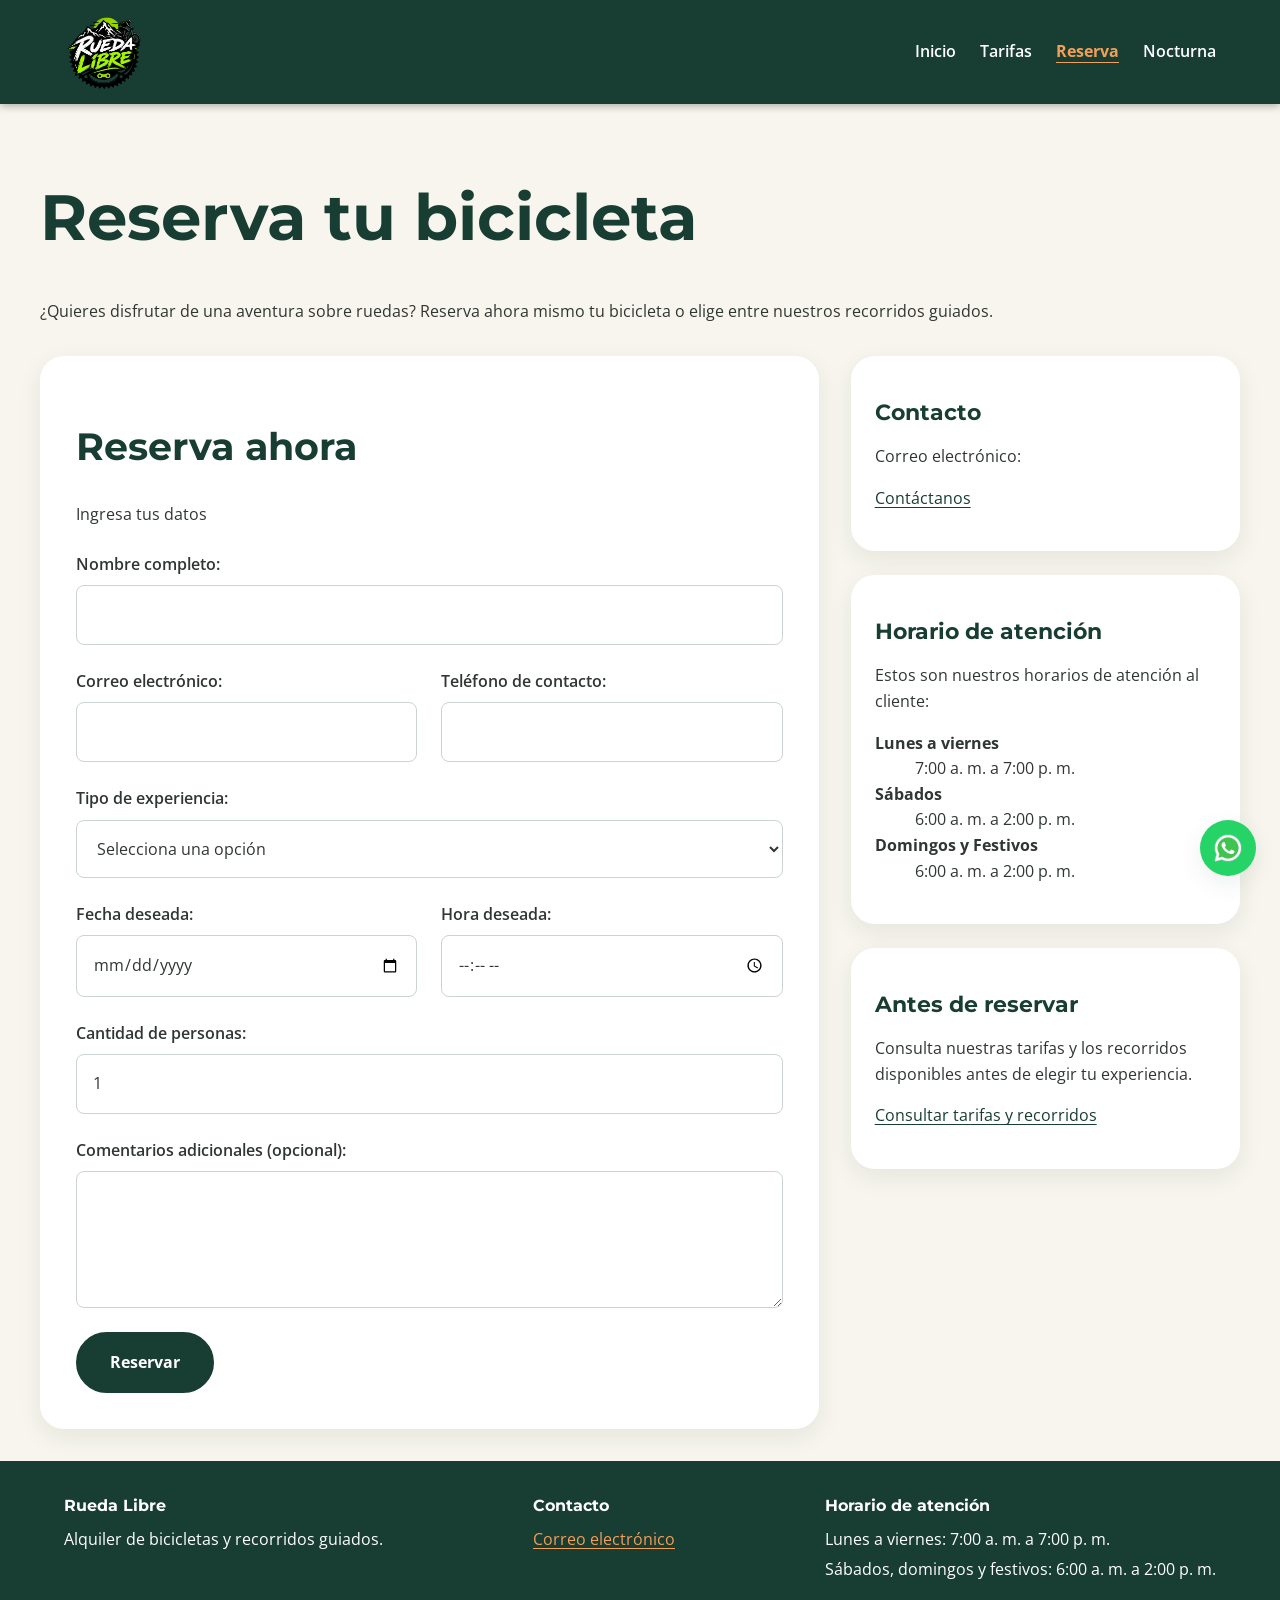
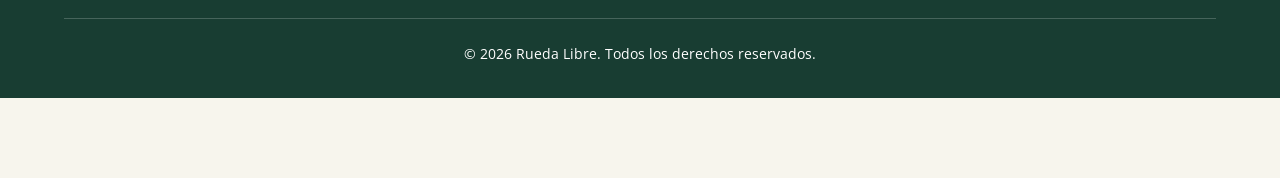
<file: bootstrap/paginas/reserva.html>
<!DOCTYPE html>
<html lang="es">

<head>
    <meta charset="UTF-8">
    <meta name="viewport" content="width=device-width, initial-scale=1.0">
<link rel="preconnect" href="https://fonts.googleapis.com">
<link rel="preconnect" href="https://fonts.gstatic.com" crossorigin>

<link
    href="https://fonts.googleapis.com/css2?family=Montserrat:wght@700&family=Open+Sans:wght@400;600&display=swap"
    rel="stylesheet"
>

<link rel="stylesheet" href="../css/styles.css">
<script src="../js/main.js" defer></script>
    <meta
        name="description"
        content="Consulta los horarios de atención y contacta a Rueda Libre para reservar tu bicicleta."
    >

    <title>Reservas | Rueda Libre</title>
</head>

<body>

    <a
    class="whatsapp-fijo"
    href="https://wa.me/573122845762"
    target="_blank"
    rel="noopener noreferrer"
    aria-label="Contactar a Rueda Libre por WhatsApp">
    <img src="../img/whatsapp.png" alt="" width="50" height="50"></a>

    <header class="navbar">
        <a class="marca" href="../index.html" aria-label="Rueda Libre, inicio">
            <img src="../img/logo.png" alt="" width="150" height="150">
        </a>
        <nav aria-label="Navegación principal">
            <ul id="menu">
                <li><a href="../index.html">Inicio</a></li>
                <li><a href="tarifas.html">Tarifas</a></li>
                <li><a href="reserva.html" class="activo" aria-current="page">Reserva</a></li>
                <li><a href="../nocturna/index.html">Nocturna</a></li>
            </ul>
        </nav>
    </header>


    <main>

        <h1>Reserva tu bicicleta</h1>

        <p>
            ¿Quieres disfrutar de una aventura sobre ruedas?
            Reserva ahora mismo tu bicicleta o elige entre nuestros recorridos guiados.
        </p>

        <div class="reserva-layout">
        <section id="formulario-reserva" aria-labelledby="titulo-reserva">
    <h2 id="titulo-reserva">Reserva ahora</h2>

    <p>Ingresa tus datos</p>

    <form action="#" method="get">
        <div class="campo campo-completo">
            <label for="nombre">Nombre completo:</label>
            <input
                type="text"
                id="nombre"
                name="nombre"
                autocomplete="name"
                minlength="3"
                maxlength="100"
                required
            >
        </div>

        <div class="campo">
            <label for="correo">Correo electrónico:</label>
            <input
                type="email"
                id="correo"
                name="correo"
                autocomplete="email"
                required
            >
        </div>

        <div class="campo">
            <label for="telefono">Teléfono de contacto:</label>
            <input
                type="tel"
                id="telefono"
                name="telefono"
                autocomplete="tel"
                required
            >
        </div>

        <div class="campo campo-completo">
            <label for="experiencia">Tipo de experiencia:</label>
            <select id="experiencia" name="experiencia" required>
                <option value="">Selecciona una opción</option>
                <option value="urbana">Alquiler de bicicleta urbana</option>
                <option value="montana">Alquiler de bicicleta de montaña</option>
                <option value="electrica">Alquiler de bicicleta eléctrica</option>
                <option value="rio-parques">Recorrido Río y Parques</option>
                <option value="sabores-barrio">Recorrido Sabores de Barrio</option>
                <option value="las-palmas">Recorrido Reto Las Palmas</option>
            </select>
        </div>

        <div class="campo">
            <label for="fecha">Fecha deseada:</label>
            <input
                type="date"
                id="fecha"
                name="fecha"
                required
            >
        </div>

        <div class="campo">
            <label for="hora">Hora deseada:</label>
            <input
                type="time"
                id="hora"
                name="hora"
                required
            >
        </div>

        <div class="campo campo-completo">
            <label for="personas">Cantidad de personas:</label>
            <input
                type="number"
                id="personas"
                name="personas"
                min="1"
                max="10"
                step="1"
                value="1"
                required
            >
        </div>

        <div class="campo campo-completo">
            <label for="comentarios">Comentarios adicionales (opcional):</label>
            <textarea
                id="comentarios"
                name="comentarios"
                rows="4"
                maxlength="500"
            ></textarea>
        </div>

        <button class="boton" type="submit">Reservar</button>
    </form>
        </section>

      <aside class="reserva-info" aria-label="Información de contacto y horarios">
        <section id="contacto">

            <h2>Contacto</h2>

            <p>
                Correo electrónico:
            </p>

            <p>
                <a href="mailto:335macias@gmail.com">
                    Contáctanos
                </a>
            </p>

        </section>


        <section id="horarios">

            <h2>Horario de atención</h2>

            <p>
                Estos son nuestros horarios de atención al cliente:
            </p>

            <dl>

                <dt><strong>Lunes a viernes</strong></dt>
                <dd>7:00 a. m. a 7:00 p. m.</dd>

                <dt><strong>Sábados</strong></dt>
                <dd>6:00 a. m. a 2:00 p. m.</dd>

                <dt><strong>Domingos y Festivos</strong></dt>
                <dd>6:00 a. m. a 2:00 p. m.</dd>

            </dl>

        </section>


        <section id="informacion">

            <h2>Antes de reservar</h2>

            <p>
                Consulta nuestras tarifas y los recorridos disponibles
                antes de elegir tu experiencia.
            </p>

            <p>
                <a href="tarifas.html">Consultar tarifas y recorridos</a>
            </p>

        </section>
        </aside>
        </div>

    </main>


    
    <footer>
        <div class="pie-contenido">
            <div class="pie-bloque">
                <p class="pie-titulo">Rueda Libre</p>
                <p>Alquiler de bicicletas y recorridos guiados.</p>
            </div>
            <div class="pie-bloque">
                <p class="pie-titulo">Contacto</p>
                <p><a href="mailto:335macias@gmail.com">Correo electrónico</a></p>
            </div>
            <div class="pie-bloque">
                <p class="pie-titulo">Horario de atención</p>
                <p>Lunes a viernes: 7:00 a. m. a 7:00 p. m.</p>
                <p>Sábados, domingos y festivos: 6:00 a. m. a 2:00 p. m.</p>
            </div>
        </div>
        <p class="pie-copy">&copy; 2026 Rueda Libre. Todos los derechos reservados.</p>
    </footer>


</body>

</html>
</file>
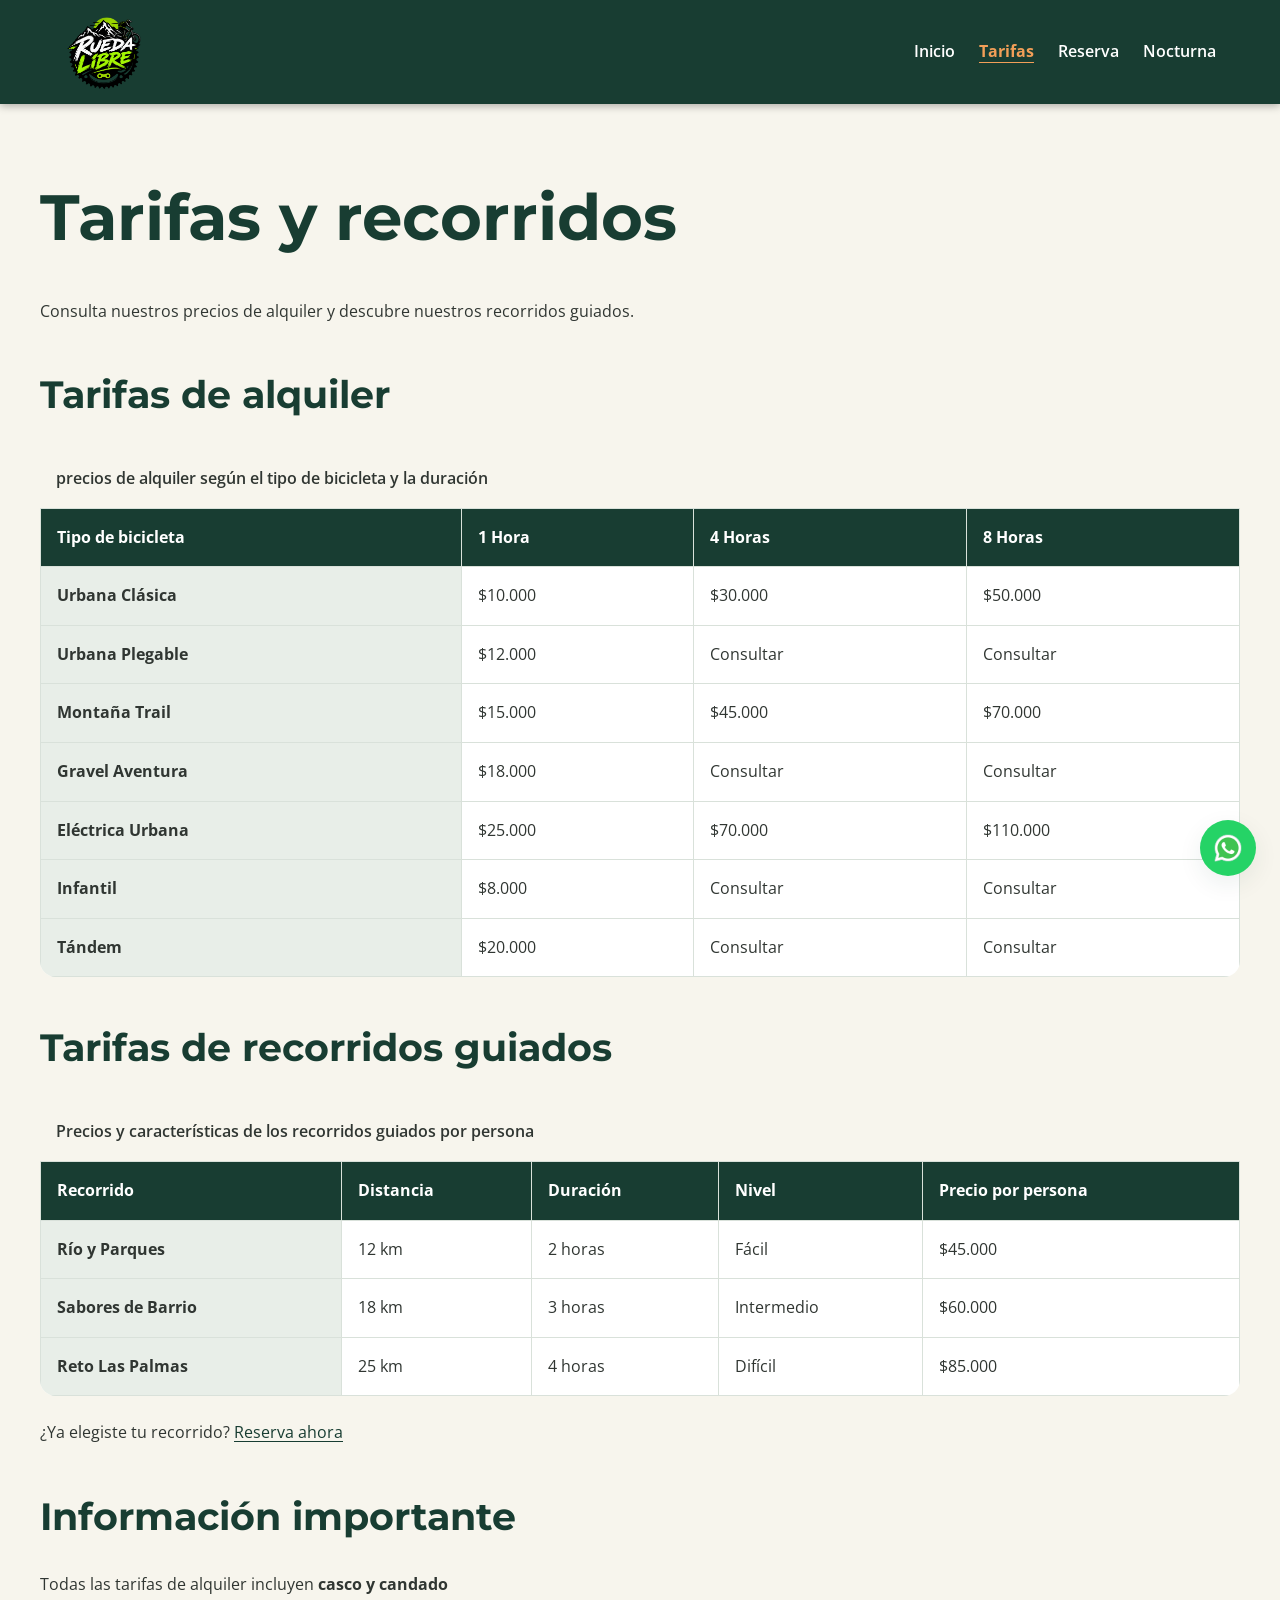
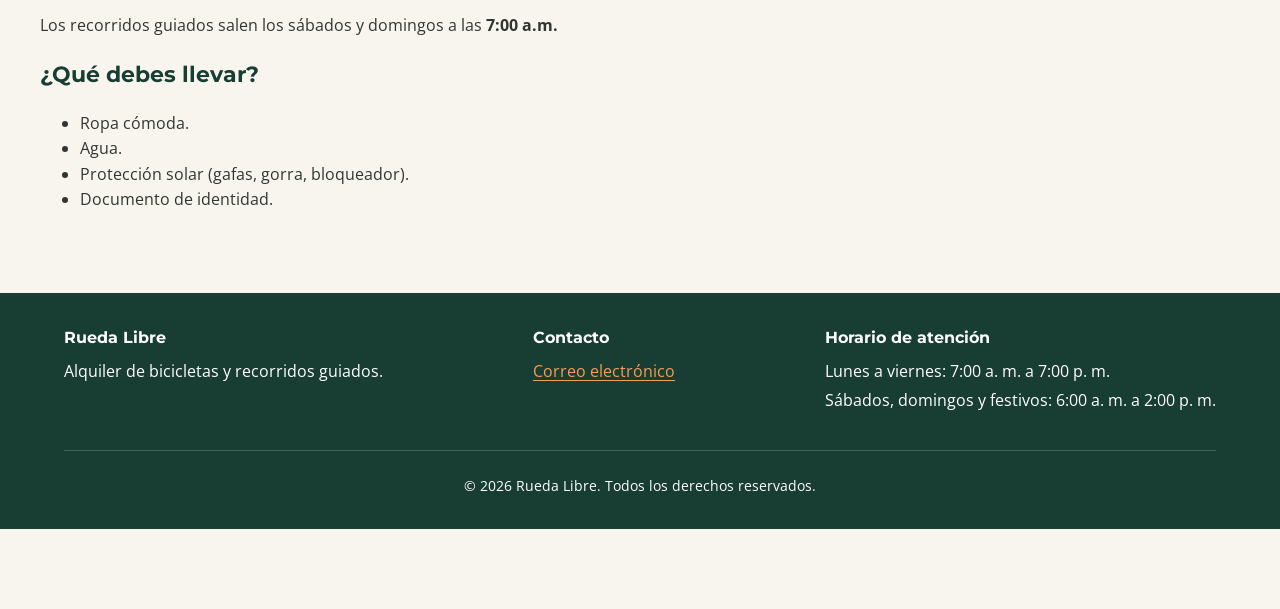
<file: bootstrap/paginas/tarifas.html>
<!DOCTYPE html>
<html lang="es">
<head>
    <meta charset="UTF-8">
    <meta name="viewport" content="width=device-width, initial-scale=1.0">
<link rel="preconnect" href="https://fonts.googleapis.com">
<link rel="preconnect" href="https://fonts.gstatic.com" crossorigin>

<link
    href="https://fonts.googleapis.com/css2?family=Montserrat:wght@700&family=Open+Sans:wght@400;600&display=swap"
    rel="stylesheet"
>

<link rel="stylesheet" href="../css/styles.css">
    <meta
    name="description"
    content="Consulta las tarifas de alquiler de bicicletas y los precios de los recorridos guiados de Rueda Libre."
>

    <title>Tarifas y recorridos | Rueda Libre</title>
</head>
<body>

    <a
    class="whatsapp-fijo"
    href="https://wa.me/573122845762"
    target="_blank"
    rel="noopener noreferrer"
    aria-label="Contactar a Rueda Libre por WhatsApp">
    <img src="../img/whatsapp.png" alt="" width="50" height="50"></a>

    <header class="navbar">
        <a class="marca" href="../index.html" aria-label="Rueda Libre, inicio">
            <img src="../img/logo.png" alt="" width="150" height="150">
        </a>
        <nav aria-label="Navegación principal">
            <ul id="menu">
                <li><a href="../index.html">Inicio</a></li>
                <li><a href="tarifas.html" class="activo" aria-current="page">Tarifas</a></li>
                <li><a href="reserva.html">Reserva</a></li>
                <li><a href="../nocturna/index.html">Nocturna</a></li>
            </ul>
        </nav>
    </header>

    <main>
        <h1>Tarifas y recorridos</h1>
        <p>Consulta nuestros precios de alquiler y descubre nuestros recorridos guiados.</p>

        <section id="tarifas">
            <h2>Tarifas de alquiler</h2>
            <div class="tabla-contenedor">
            <table>

                <caption>precios de alquiler según el tipo de bicicleta y la duración</caption>
                <thead>
                    <tr>
                        <th scope="col">Tipo de bicicleta</th>
                        <th scope="col">1 Hora</th>
                        <th scope="col">4 Horas</th>
                        <th scope="col">8 Horas</th>
                    </tr>
                </thead>
                <tbody>
                    <tr>
                        <th scope="row">Urbana Clásica</th>
                        <td>$10.000</td>
                        <td>$30.000</td>
                        <td>$50.000</td>
                    </tr>
                    <tr>
                        <th scope="row">Urbana Plegable</th>
                        <td>$12.000</td>
                        <td>Consultar</td>
                        <td>Consultar</td>
                    </tr>
                    <tr>
                        <th scope="row">Montaña Trail</th>
                        <td>$15.000</td>
                        <td>$45.000</td>
                        <td>$70.000</td>
                    </tr>
                    <tr>
                        <th scope="row">Gravel Aventura</th>
                        <td>$18.000</td>
                        <td>Consultar</td>
                        <td>Consultar</td>
                    </tr>
                    <tr>
                        <th scope="row">Eléctrica Urbana</th>
                        <td>$25.000</td>
                        <td>$70.000</td>
                        <td>$110.000</td>
                    </tr>
                    <tr>
                        <th scope="row">Infantil</th>
                        <td>$8.000</td>
                        <td>Consultar</td>
                        <td>Consultar</td>
                    </tr>
                    <tr>
                        <th scope="row">Tándem</th>
                        <td>$20.000</td>
                        <td>Consultar</td>
                        <td>Consultar</td>
                    </tr>
                </tbody>
            </table>
            </div>
        </section>

        <section id="recorridos">
            <h2>Tarifas de recorridos guiados</h2>
            <div class="tabla-contenedor">
            <table>
                <caption>Precios y características de los recorridos guiados por persona</caption>
                <thead>
                    <tr>
                        <th scope="col">Recorrido</th>
                        <th scope="col">Distancia</th>
                        <th scope="col">Duración</th>
                        <th scope="col">Nivel</th>
                        <th scope="col">Precio por persona</th>
                    </tr>
                </thead>
                <tbody>
                    <tr>
                        <th scope="row">Río y Parques</th>
                        <td>12 km</td>
                        <td>2 horas</td>
                        <td>Fácil</td>
                        <td>$45.000</td>
                    </tr>
                    <tr>
                         <th scope="row">Sabores de Barrio</th>
                        <td>18 km</td>
                        <td>3 horas</td>
                        <td>Intermedio</td>
                        <td>$60.000</td>
                    </tr>
                    <tr>
                          <th scope="row">Reto Las Palmas</th>
                        <td>25 km</td>
                        <td>4 horas</td>
                        <td>Difícil</td>
                        <td>$85.000</td>
                    </tr>

                </tbody>
            </table>
            </div>
            <p>¿Ya elegiste tu recorrido?
                <a href="reserva.html">Reserva ahora</a>
            </p>    
        </section> 

        <section id="informacion">
            <h2>Información importante</h2>
            <p>Todas las tarifas de alquiler incluyen <strong>casco y candado</strong></p>

            <p>Los recorridos guiados salen los sábados y domingos a las <strong>7:00 a.m.</strong></p>

            <h3>¿Qué debes llevar?</h3>

            <ul>
                <li>Ropa cómoda.</li>
                <li>Agua.</li>
                <li>Protección solar (gafas, gorra, bloqueador).</li>
                <li>Documento de identidad.</li>
            </ul>

        </section>
    </main>
    
    <footer>
        <div class="pie-contenido">
            <div class="pie-bloque">
                <p class="pie-titulo">Rueda Libre</p>
                <p>Alquiler de bicicletas y recorridos guiados.</p>
            </div>
            <div class="pie-bloque">
                <p class="pie-titulo">Contacto</p>
                <p><a href="mailto:335macias@gmail.com">Correo electrónico</a></p>
            </div>
            <div class="pie-bloque">
                <p class="pie-titulo">Horario de atención</p>
                <p>Lunes a viernes: 7:00 a. m. a 7:00 p. m.</p>
                <p>Sábados, domingos y festivos: 6:00 a. m. a 2:00 p. m.</p>
            </div>
        </div>
        <p class="pie-copy">&copy; 2026 Rueda Libre. Todos los derechos reservados.</p>
    </footer>
   
</body>
</html>
</file>
<file: css/styles.css>
:root {
    --color-primary: #183d32;
    --color-secondary: #6faf73;
    --color-accent: #f29f58;
    --color-background: #f7f5ed;
    --color-surface: #ffffff;
    --color-text: #303632;
    --color-muted: #6b746e;

    --font-title: "Montserrat", Arial, sans-serif;
    --font-body: "Open Sans", Arial, sans-serif;

    --space-xs: 0.5rem;
    --space-sm: 1rem;
    --space-md: 1.5rem;
    --space-lg: 2rem;
    --space-xl: 3rem;

    --radius-small: 0.5rem;
    --radius-medium: 1rem;
    --radius-large: 1.5rem;

    --shadow-card: 0 0.5rem 1.5rem rgb(24 61 50 / 8%);
    --container-width: 75rem;
}

/* 2. Reinicio básico */

* {
    box-sizing: border-box;
}

html {
    scroll-behavior: smooth;
    scroll-padding-top: 7rem;
}

/* Flexbox en columna: el pie queda abajo en páginas cortas */
body {
    display: flex;
    flex-direction: column;
    min-height: 100vh;
    margin: 0;
    padding-bottom: 5rem;
    background-color: var(--color-background);
    color: var(--color-text);
    font-family: var(--font-body);
    line-height: 1.6;
}

img {
    display: block;
    max-width: 100%;
    height: auto;
}

a {
    color: var(--color-primary);
    text-decoration: underline;
    text-underline-offset: 0.2rem;
}

a:hover {
    text-decoration-thickness: 0.15rem;
}

button,
input,
select,
textarea {
    font: inherit;
}

button,
a {
    -webkit-tap-highlight-color: transparent;
}

:focus-visible {
    outline: 3px solid var(--color-accent);
    outline-offset: 4px;
}

/* 3. Contenido principal y tipografía */

main {
    flex: 1;
    width: calc(100% - 1.5rem);
    max-width: var(--container-width);
    margin-inline: auto;
    padding-block: var(--space-md);
}

section {
    margin-block: var(--space-xl);
}

h1,
h2,
h3 {
    font-family: var(--font-title);
    color: var(--color-primary);
    line-height: 1.2;
}

h1 {
    font-size: clamp(2rem, 5vw, 4rem);
}

h2 {
    font-size: clamp(1.6rem, 3vw, 2.5rem);
}

h3 {
    font-size: 1.4rem;
}

/* 4. Encabezado (Flexbox)
   Móvil: logo arriba y menú debajo, centrados. */

header {
    padding: 12px 5%;
    background: var(--color-primary);
    color: var(--color-surface);
    box-shadow: 0 2px 8px rgb(0 0 0 / 30%);
}

.navbar {
    display: flex;
    flex-direction: column;
    align-items: center;
    gap: var(--space-sm);
}

.marca img {
    width: 9rem;
    height: auto;
}

header nav ul {
    display: flex;
    flex-wrap: wrap;
    justify-content: center;
    gap: 0.5rem 1.5rem;
    margin: 0;
    padding: 0;
    list-style: none;
}

#menu a {
    display: block;
    padding: 0.5rem 0;
    color: var(--color-surface);
    font-weight: 600;
    text-decoration: none;
    white-space: nowrap;
    transition: color 180ms ease;
}

#menu a:hover {
    color: var(--color-accent);
}

#menu a.activo {
    color: var(--color-accent);
    font-weight: 700;
    text-decoration: underline;
    text-underline-offset: 0.3rem;
}

/* 5. Portada */

.presentacion {
    display: grid;
    gap: var(--space-lg);
    padding: clamp(24px, 5vw, 64px);
    background: var(--color-primary);
    color: var(--color-surface);
    border-radius: var(--radius-large);
}

.presentacion h1 {
    max-width: 850px;
    color: var(--color-surface);
}

.presentacion p {
    max-width: 650px;
    margin-bottom: 24px;
}

.presentacion .boton {
    background: var(--color-accent);
    border-color: var(--color-accent);
    color: var(--color-primary);
}

.presentacion .boton:hover {
    background: var(--color-surface);
    border-color: var(--color-surface);
}

.presentacion-foto {
    width: 100%;
    aspect-ratio: 4 / 3;
    object-fit: cover;
    border-radius: var(--radius-medium);
}

.banner-nocturno {
    padding: clamp(24px, 5vw, 48px);
    background: var(--color-primary);
    color: var(--color-surface);
    border-radius: var(--radius-large);
}

.banner-nocturno h2 {
    color: var(--color-surface);
}

.banner-nocturno .boton {
    background: var(--color-accent);
    border-color: var(--color-accent);
    color: var(--color-primary);
}

.banner-nocturno .boton:hover {
    background: var(--color-surface);
    border-color: var(--color-surface);
}

/* 6. Tarjetas y cuadrículas (Grid + Flexbox) */

article {
    position: relative;
    overflow: hidden;
    padding: var(--space-md);
    margin-block: var(--space-md);
    background-color: var(--color-surface);
    border: 1px solid #d9e1da;
    border-radius: var(--radius-large);
    box-shadow: var(--shadow-card);
    transition: transform 200ms ease, box-shadow 200ms ease;
}

article:hover {
    transform: translateY(-0.25rem);
    box-shadow: 0 0.875rem 2rem rgb(24 61 50 / 12%);
}

article img {
    width: 100%;
    max-height: 20rem;
    object-fit: cover;
    border-radius: var(--radius-medium);
}

/* Cuadrícula adaptable: sin media queries, el navegador decide
   cuántas columnas caben (mínimo 16rem cada una). */
.servicios-grid,
.flota-grid {
    display: grid;
    grid-template-columns: repeat(auto-fit, minmax(16rem, 1fr));
    gap: var(--space-md);
}

.rutas-grid {
    display: grid;
    gap: var(--space-md);   /* móvil: una columna */
}

/* Cada tarjeta es una columna flex */
.servicios-grid article,
.flota-grid article,
.rutas-grid article {
    display: flex;
    flex-direction: column;
    justify-content: flex-start;
    margin-block: 0;
}

.servicios-grid article img,
.flota-grid article img,
.rutas-grid article img {
    aspect-ratio: 4 / 3;
}

/* El enlace o botón final siempre queda al fondo de la tarjeta */
.servicios-grid article p:last-child,
.flota-grid article .boton {
    margin-top: auto;
}

.precio {
    margin-bottom: var(--space-sm);
    color: var(--color-primary);
    font-size: 1.25rem;
    font-weight: 700;
}

.precio span {
    color: var(--color-muted);
    font-size: 0.875rem;
    font-weight: 400;
}

/* 7. Botones */

.boton {
    display: inline-flex;
    align-items: center;
    justify-content: center;
    min-height: 48px;
    padding: 12px 22px;
    background: var(--color-primary);
    color: var(--color-surface);
    border: 2px solid var(--color-primary);
    border-radius: 999px;
    font-weight: 700;
    text-align: center;
    text-decoration: none;
    cursor: pointer;
    transition: background 180ms ease, color 180ms ease, transform 180ms ease;
}

.boton:hover {
    background: var(--color-accent);
    border-color: var(--color-accent);
    color: var(--color-primary);
    transform: translateY(-2px);
}

.boton:active {
    transform: scale(0.98);}

.whatsapp-fijo {
    position: fixed;
    right: var(--space-md);
    bottom: var(--space-md);
    z-index: 1000;

    display: flex;
    align-items: center;
    justify-content: center;

    width: 3.5rem;
    height: 3.5rem;

    background-color: #25d366;
    border-radius: 50%;
    box-shadow: var(--shadow-card);
}

.whatsapp-fijo img {
    width: 2rem;
    height: 2rem;
}

.whatsapp-fijo:hover {
    background-color: var(--color-accent);

}

/* 8. Tablas
   Móvil: relleno y letra reducidos para leerlas sin desplazamiento lateral. */

.tabla-contenedor {
    max-width: 100%;
    overflow-x: auto;
    margin-block: var(--space-md);
    border-radius: var(--radius-medium);
}

table {
    width: 100%;
    border-collapse: collapse;
    background-color: var(--color-surface);
    font-size: 0.75rem;
}

caption {
    padding: var(--space-xs) 0;
    color: var(--color-text);
    font-size: 0.875rem;
    font-weight: 600;
    text-align: left;
}

th,
td {
    padding: 0.5rem 0.25rem;
    border: 1px solid #d9e1da;
    text-align: left;
}

thead {
    background-color: var(--color-primary);
    color: var(--color-surface);
}

tbody th {
    background-color: #e8eee8;
    color: var(--color-text);
}

/* 9. Formularios (Grid) */

form {
    display: grid;
    gap: var(--space-md);
}

.campo {
    display: grid;
    gap: var(--space-xs);
}

label {
    display: block;
    font-weight: 600;
}

input,
select,
textarea {
    display: block;
    width: 100%;
    min-height: 48px;
    padding: var(--space-sm);
    border: 1px solid #cbd4cc;
    border-radius: var(--radius-small);
    background-color: var(--color-surface);
    color: var(--color-text);
}

input:focus-visible,
select:focus-visible,
textarea:focus-visible {
    border-color: var(--color-primary);
    outline: 3px solid var(--color-accent);
    outline-offset: 2px;
}

/* Marca el error solo después de que la persona interactuó */
input:user-invalid,
select:user-invalid {
    border-color: #b42318;
}

textarea {
    resize: vertical;
}

form .boton {
    width: 100%;
    padding: var(--space-sm) var(--space-lg);
}

#formulario-reserva {
    margin-block: 0;
    padding: clamp(1.125rem, 4vw, 2.25rem);
    background: var(--color-surface);
    border-radius: var(--radius-large);
    box-shadow: var(--shadow-card);
}

#formulario-reserva form {
    margin-top: var(--space-md);
}

/* Reservas: formulario + información lateral */

.reserva-layout {
    display: grid;
    gap: var(--space-lg);
    margin-top: var(--space-lg);
}

.reserva-info {
    display: grid;
    gap: var(--space-md);
    align-content: start;
}

.reserva-info section {
    margin-block: 0;
    padding: var(--space-md);
    background: var(--color-surface);
    border-radius: var(--radius-large);
    box-shadow: var(--shadow-card);
}

.reserva-info h2 {
    font-size: 1.4rem;
}

/* 10. Pie de página (Flexbox)
   Móvil: bloques apilados y centrados. */

footer {
    padding: var(--space-lg) 5%;
    background: var(--color-primary);
    color: var(--color-surface);
    text-align: center;
}

footer a {
    color: var(--color-accent);
}

footer a:hover {
    color: var(--color-surface);
}

.pie-contenido {
    display: flex;
    flex-direction: column;
    gap: var(--space-lg);
}

.pie-bloque p {
    margin: 0 0 0.25rem;
}

.pie-bloque .pie-titulo {
    margin-bottom: var(--space-xs);
    font-family: var(--font-title);
    font-weight: 700;
}

.pie-copy {
    margin: var(--space-lg) 0 0;
    padding-top: var(--space-md);
    border-top: 1px solid rgb(255 255 255 / 20%);
    font-size: 0.875rem;
}

/* 11. Tablet (768px en adelante) */

header {
    position: sticky;
    top: 0;
    z-index: 100;
    
}

.marca img {
    width: 5rem;
}

@media (min-width: 768px) {
    .navbar {
        flex-direction: row;
        justify-content: space-between;
    }

    header nav ul {
        justify-content: flex-end;
    }

    .presentacion-foto {
        aspect-ratio: 16 / 9;
    }

    .rutas-grid {
        grid-template-columns: repeat(3, 1fr);
    }

    table {
        font-size: 1rem;
    }

    caption {
        padding: var(--space-sm);
        font-size: 1rem;
    }

    th,
    td {
        padding: var(--space-sm);
    }

    #formulario-reserva form {
        grid-template-columns: repeat(2, minmax(0, 1fr));
    }

    #formulario-reserva .campo-completo,
    #formulario-reserva .boton {
        grid-column: 1 / -1;
    }

    form .boton {
        width: auto;
        justify-self: start;
    }

    .reserva-info {
        grid-template-columns: repeat(auto-fit, minmax(15rem, 1fr));
    }

    footer {
        text-align: left;
    }

    .pie-contenido {
        flex-direction: row;
        justify-content: space-between;
        align-items: flex-start;
    }

    .pie-copy {
        text-align: center;
    }
}

/* 12. Escritorio (1200px en adelante) */

@media (min-width: 1200px) {
    main {
        width: calc(100% - 2rem);
        padding-block: var(--space-lg);
    }

    .presentacion {
        grid-template-columns: 1.2fr 1fr;
        align-items: center;
    }

    .presentacion-foto {
        aspect-ratio: 4 / 3;
    }

    .reserva-layout {
        grid-template-columns: 2fr 1fr;
        align-items: start;
    }

    .reserva-info {
        grid-template-columns: 1fr;
    }
}

/* 13. Respeto por movimiento reducido */

@media (prefers-reduced-motion: reduce) {
    *,
    *::before,
    *::after {
        scroll-behavior: auto !important;
        animation-duration: 0.01ms !important;
        animation-iteration-count: 1 !important;
        transition-duration: 0.01ms !important;
    }
}
</file>
<file: bootstrap/css/styles.css>
:root {
    --color-primary: #183d32;
    --color-secondary: #6faf73;
    --color-accent: #f29f58;
    --color-background: #f7f5ed;
    --color-surface: #ffffff;
    --color-text: #303632;
    --color-muted: #6b746e;

    --font-title: "Montserrat", Arial, sans-serif;
    --font-body: "Open Sans", Arial, sans-serif;

    --space-xs: 0.5rem;
    --space-sm: 1rem;
    --space-md: 1.5rem;
    --space-lg: 2rem;
    --space-xl: 3rem;

    --radius-small: 0.5rem;
    --radius-medium: 1rem;
    --radius-large: 1.5rem;

    --shadow-card: 0 0.5rem 1.5rem rgb(24 61 50 / 8%);
    --container-width: 75rem;
}

/* 2. Reinicio básico */

* {
    box-sizing: border-box;
}

html {
    scroll-behavior: smooth;
    scroll-padding-top: 7rem;
}

/* Flexbox en columna: el pie queda abajo en páginas cortas */
body {
    display: flex;
    flex-direction: column;
    min-height: 100vh;
    margin: 0;
    padding-bottom: 5rem;
    background-color: var(--color-background);
    color: var(--color-text);
    font-family: var(--font-body);
    line-height: 1.6;
}

img {
    display: block;
    max-width: 100%;
    height: auto;
}

a {
    color: var(--color-primary);
    text-decoration: underline;
    text-underline-offset: 0.2rem;
}

a:hover {
    text-decoration-thickness: 0.15rem;
}

button,
input,
select,
textarea {
    font: inherit;
}

button,
a {
    -webkit-tap-highlight-color: transparent;
}

:focus-visible {
    outline: 3px solid var(--color-accent);
    outline-offset: 4px;
}

/* 3. Contenido principal y tipografía */

main {
    flex: 1;
    width: calc(100% - 1.5rem);
    max-width: var(--container-width);
    margin-inline: auto;
    padding-block: var(--space-md);
}

section {
    margin-block: var(--space-xl);
}

h1,
h2,
h3 {
    font-family: var(--font-title);
    color: var(--color-primary);
    line-height: 1.2;
}

h1 {
    font-size: clamp(2rem, 5vw, 4rem);
}

h2 {
    font-size: clamp(1.6rem, 3vw, 2.5rem);
}

h3 {
    font-size: 1.4rem;
}

/* 4. Encabezado (Flexbox)
   Móvil: logo arriba y menú debajo, centrados. */

header {
    padding: 12px 5%;
    background: var(--color-primary);
    color: var(--color-surface);
    box-shadow: 0 2px 8px rgb(0 0 0 / 30%);
}

.navbar {
    display: flex;
    flex-direction: column;
    align-items: center;
    gap: var(--space-sm);
}

.marca img {
    width: 9rem;
    height: auto;
}

header nav ul {
    display: flex;
    flex-wrap: wrap;
    justify-content: center;
    gap: 0.5rem 1.5rem;
    margin: 0;
    padding: 0;
    list-style: none;
}

#menu a {
    display: block;
    padding: 0.5rem 0;
    color: var(--color-surface);
    font-weight: 600;
    text-decoration: none;
    white-space: nowrap;
    transition: color 180ms ease;
}

#menu a:hover {
    color: var(--color-accent);
}

#menu a.activo {
    color: var(--color-accent);
    font-weight: 700;
    text-decoration: underline;
    text-underline-offset: 0.3rem;
}

/* 5. Portada */

.presentacion {
    display: grid;
    gap: var(--space-lg);
    padding: clamp(24px, 5vw, 64px);
    background: var(--color-primary);
    color: var(--color-surface);
    border-radius: var(--radius-large);
}

.presentacion h1 {
    max-width: 850px;
    color: var(--color-surface);
}

.presentacion p {
    max-width: 650px;
    margin-bottom: 24px;
}

.presentacion .boton {
    background: var(--color-accent);
    border-color: var(--color-accent);
    color: var(--color-primary);
}

.presentacion .boton:hover {
    background: var(--color-surface);
    border-color: var(--color-surface);
}

.presentacion-foto {
    width: 100%;
    aspect-ratio: 4 / 3;
    object-fit: cover;
    border-radius: var(--radius-medium);
}

/* 6. Tarjetas y cuadrículas (Grid + Flexbox) */

article {
    position: relative;
    overflow: hidden;
    padding: var(--space-md);
    margin-block: var(--space-md);
    background-color: var(--color-surface);
    border: 1px solid #d9e1da;
    border-radius: var(--radius-large);
    box-shadow: var(--shadow-card);
    transition: transform 200ms ease, box-shadow 200ms ease;
}

article:hover {
    transform: translateY(-0.25rem);
    box-shadow: 0 0.875rem 2rem rgb(24 61 50 / 12%);
}

article img {
    width: 100%;
    max-height: 20rem;
    object-fit: cover;
    border-radius: var(--radius-medium);
}

/* Cuadrícula adaptable: sin media queries, el navegador decide
   cuántas columnas caben (mínimo 16rem cada una). */
.servicios-grid,
.flota-grid {
    display: grid;
    grid-template-columns: repeat(auto-fit, minmax(16rem, 1fr));
    gap: var(--space-md);
}

.rutas-grid {
    display: grid;
    gap: var(--space-md);   /* móvil: una columna */
}

/* Cada tarjeta es una columna flex */
.servicios-grid article,
.flota-grid article,
.rutas-grid article {
    display: flex;
    flex-direction: column;
    justify-content: flex-start;
    margin-block: 0;
}

.servicios-grid article img,
.flota-grid article img,
.rutas-grid article img {
    aspect-ratio: 4 / 3;
}

/* El enlace o botón final siempre queda al fondo de la tarjeta */
.servicios-grid article p:last-child,
.flota-grid article .boton {
    margin-top: auto;
}

.precio {
    margin-bottom: var(--space-sm);
    color: var(--color-primary);
    font-size: 1.25rem;
    font-weight: 700;
}

.precio span {
    color: var(--color-muted);
    font-size: 0.875rem;
    font-weight: 400;
}

/* 7. Botones */

.boton {
    display: inline-flex;
    align-items: center;
    justify-content: center;
    min-height: 48px;
    padding: 12px 22px;
    background: var(--color-primary);
    color: var(--color-surface);
    border: 2px solid var(--color-primary);
    border-radius: 999px;
    font-weight: 700;
    text-align: center;
    text-decoration: none;
    cursor: pointer;
    transition: background 180ms ease, color 180ms ease, transform 180ms ease;
}

.boton:hover {
    background: var(--color-accent);
    border-color: var(--color-accent);
    color: var(--color-primary);
    transform: translateY(-2px);
}

.boton:active {
    transform: scale(0.98);}

.whatsapp-fijo {
    position: fixed;
    right: var(--space-md);
    bottom: var(--space-md);
    z-index: 1000;

    display: flex;
    align-items: center;
    justify-content: center;

    width: 3.5rem;
    height: 3.5rem;

    background-color: #25d366;
    border-radius: 50%;
    box-shadow: var(--shadow-card);
}

.whatsapp-fijo img {
    width: 2rem;
    height: 2rem;
}

.whatsapp-fijo:hover {
    background-color: var(--color-accent);

}

/* 8. Tablas
   Móvil: relleno y letra reducidos para leerlas sin desplazamiento lateral. */

.tabla-contenedor {
    max-width: 100%;
    overflow-x: auto;
    margin-block: var(--space-md);
    border-radius: var(--radius-medium);
}

table {
    width: 100%;
    border-collapse: collapse;
    background-color: var(--color-surface);
    font-size: 0.75rem;
}

caption {
    padding: var(--space-xs) 0;
    color: var(--color-text);
    font-size: 0.875rem;
    font-weight: 600;
    text-align: left;
}

th,
td {
    padding: 0.5rem 0.25rem;
    border: 1px solid #d9e1da;
    text-align: left;
}

thead {
    background-color: var(--color-primary);
    color: var(--color-surface);
}

tbody th {
    background-color: #e8eee8;
    color: var(--color-text);
}

/* 9. Formularios (Grid) */

form {
    display: grid;
    gap: var(--space-md);
}

.campo {
    display: grid;
    gap: var(--space-xs);
}

label {
    display: block;
    font-weight: 600;
}

input,
select,
textarea {
    display: block;
    width: 100%;
    min-height: 48px;
    padding: var(--space-sm);
    border: 1px solid #cbd4cc;
    border-radius: var(--radius-small);
    background-color: var(--color-surface);
    color: var(--color-text);
}

input:focus-visible,
select:focus-visible,
textarea:focus-visible {
    border-color: var(--color-primary);
    outline: 3px solid var(--color-accent);
    outline-offset: 2px;
}

/* Marca el error solo después de que la persona interactuó */
input:user-invalid,
select:user-invalid {
    border-color: #b42318;
}

textarea {
    resize: vertical;
}

form .boton {
    width: 100%;
    padding: var(--space-sm) var(--space-lg);
}

#formulario-reserva {
    margin-block: 0;
    padding: clamp(1.125rem, 4vw, 2.25rem);
    background: var(--color-surface);
    border-radius: var(--radius-large);
    box-shadow: var(--shadow-card);
}

#formulario-reserva form {
    margin-top: var(--space-md);
}

/* Reservas: formulario + información lateral */

.reserva-layout {
    display: grid;
    gap: var(--space-lg);
    margin-top: var(--space-lg);
}

.reserva-info {
    display: grid;
    gap: var(--space-md);
    align-content: start;
}

.reserva-info section {
    margin-block: 0;
    padding: var(--space-md);
    background: var(--color-surface);
    border-radius: var(--radius-large);
    box-shadow: var(--shadow-card);
}

.reserva-info h2 {
    font-size: 1.4rem;
}

/* 10. Pie de página (Flexbox)
   Móvil: bloques apilados y centrados. */

footer {
    padding: var(--space-lg) 5%;
    background: var(--color-primary);
    color: var(--color-surface);
    text-align: center;
}

footer a {
    color: var(--color-accent);
}

footer a:hover {
    color: var(--color-surface);
}

.pie-contenido {
    display: flex;
    flex-direction: column;
    gap: var(--space-lg);
}

.pie-bloque p {
    margin: 0 0 0.25rem;
}

.pie-bloque .pie-titulo {
    margin-bottom: var(--space-xs);
    font-family: var(--font-title);
    font-weight: 700;
}

.pie-copy {
    margin: var(--space-lg) 0 0;
    padding-top: var(--space-md);
    border-top: 1px solid rgb(255 255 255 / 20%);
    font-size: 0.875rem;
}

/* 11. Tablet (768px en adelante) */

header {
    position: sticky;
    top: 0;
    z-index: 100;
    
}

.marca img {
    width: 5rem;   /* logo más pequeño para que el encabezado fijo no ocupe tanto */
}

@media (min-width: 768px) {
    .navbar {
        flex-direction: row;
        justify-content: space-between;   /* logo a un extremo, menú al otro */
    }

    header nav ul {
        justify-content: flex-end;
    }

    .presentacion-foto {
        aspect-ratio: 16 / 9;
    }

    .rutas-grid {
        grid-template-columns: repeat(3, 1fr);
    }

    table {
        font-size: 1rem;
    }

    caption {
        padding: var(--space-sm);
        font-size: 1rem;
    }

    th,
    td {
        padding: var(--space-sm);
    }

    #formulario-reserva form {
        grid-template-columns: repeat(2, minmax(0, 1fr));
    }

    #formulario-reserva .campo-completo,
    #formulario-reserva .boton {
        grid-column: 1 / -1;
    }

    form .boton {
        width: auto;
        justify-self: start;
    }

    .reserva-info {
        grid-template-columns: repeat(auto-fit, minmax(15rem, 1fr));
    }

    footer {
        text-align: left;
    }

    .pie-contenido {
        flex-direction: row;
        justify-content: space-between;
        align-items: flex-start;
    }

    .pie-copy {
        text-align: center;
    }
}

/* 12. Escritorio (1200px en adelante) */

@media (min-width: 1200px) {
    main {
        width: calc(100% - 2rem);
        padding-block: var(--space-lg);
    }

    .presentacion {
        grid-template-columns: 1.2fr 1fr;
        align-items: center;
    }

    .presentacion-foto {
        aspect-ratio: 4 / 3;
    }

    .reserva-layout {
        grid-template-columns: 2fr 1fr;
        align-items: start;
    }

    .reserva-info {
        grid-template-columns: 1fr;
    }
}

/* 13. Respeto por movimiento reducido */

@media (prefers-reduced-motion: reduce) {
    *,
    *::before,
    *::after {
        scroll-behavior: auto !important;
        animation-duration: 0.01ms !important;
        animation-iteration-count: 1 !important;
        transition-duration: 0.01ms !important;
    }
}
</file>
<file: nocturna/src/output.css>
/*! tailwindcss v4.3.4 | MIT License | https://tailwindcss.com */
@layer properties;
@layer theme, base, components, utilities;
@layer theme {
  :root, :host {
    --font-sans: -apple-system, BlinkMacSystemFont, "Segoe UI", Roboto, "Helvetica Neue",
      "Noto Sans", Arial, sans-serif, "Apple Color Emoji", "Segoe UI Emoji",
      "Segoe UI Symbol", "Noto Color Emoji";
    --font-mono: ui-monospace, SFMono-Regular, Menlo, Monaco, Consolas, "Liberation Mono",
      "Courier New", monospace;
    --color-orange-300: oklch(83.7% 0.128 66.29);
    --color-orange-400: oklch(75% 0.183 55.934);
    --color-amber-200: oklch(92.4% 0.12 95.746);
    --color-amber-300: oklch(87.9% 0.169 91.605);
    --color-amber-400: oklch(82.8% 0.189 84.429);
    --color-amber-950: oklch(27.9% 0.077 45.635);
    --color-emerald-300: oklch(84.5% 0.143 164.978);
    --color-emerald-400: oklch(76.5% 0.177 163.223);
    --color-emerald-950: oklch(26.2% 0.051 172.552);
    --color-sky-300: oklch(82.8% 0.111 230.318);
    --color-sky-400: oklch(74.6% 0.16 232.661);
    --color-rose-300: oklch(81% 0.117 11.638);
    --color-rose-950: oklch(27.1% 0.105 12.094);
    --color-slate-100: oklch(96.8% 0.007 247.896);
    --color-slate-200: oklch(92.9% 0.013 255.508);
    --color-slate-300: oklch(86.9% 0.022 252.894);
    --color-slate-400: oklch(70.4% 0.04 256.788);
    --color-slate-500: oklch(55.4% 0.046 257.417);
    --color-slate-600: oklch(44.6% 0.043 257.281);
    --color-slate-700: oklch(37.2% 0.044 257.287);
    --color-slate-900: oklch(20.8% 0.042 265.755);
    --color-slate-950: oklch(12.9% 0.042 264.695);
    --color-white: #fff;
    --spacing: 0.25rem;
    --container-xl: 36rem;
    --container-3xl: 48rem;
    --text-sm: 0.875rem;
    --text-sm--line-height: calc(1.25 / 0.875);
    --text-xl: 1.25rem;
    --text-xl--line-height: calc(1.75 / 1.25);
    --text-2xl: 1.5rem;
    --text-2xl--line-height: calc(2 / 1.5);
    --text-3xl: 1.875rem;
    --text-3xl--line-height: calc(2.25 / 1.875);
    --text-4xl: 2.25rem;
    --text-4xl--line-height: calc(2.5 / 2.25);
    --text-5xl: 3rem;
    --text-5xl--line-height: 1;
    --font-weight-semibold: 600;
    --font-weight-bold: 700;
    --tracking-widest: 0.1em;
    --leading-tight: 1.25;
    --leading-relaxed: 1.625;
    --radius-xl: 0.75rem;
    --default-transition-duration: 150ms;
    --default-transition-timing-function: cubic-bezier(0.4, 0, 0.2, 1);
    --default-font-family: var(--font-sans);
    --default-mono-font-family: var(--font-mono);
  }
}
@layer base {
  *, ::after, ::before, ::backdrop, ::file-selector-button {
    box-sizing: border-box;
    margin: 0;
    padding: 0;
    border: 0 solid;
  }
  html, :host {
    line-height: 1.5;
    -webkit-text-size-adjust: 100%;
    tab-size: 4;
    font-family: var(--default-font-family, -apple-system, BlinkMacSystemFont, "Segoe UI", Roboto, "Helvetica Neue", "Noto Sans", Arial, sans-serif, "Apple Color Emoji", "Segoe UI Emoji", "Segoe UI Symbol", "Noto Color Emoji");
    font-feature-settings: var(--default-font-feature-settings, normal);
    font-variation-settings: var(--default-font-variation-settings, normal);
    -webkit-tap-highlight-color: transparent;
  }
  hr {
    height: 0;
    color: inherit;
    border-top-width: 1px;
  }
  abbr:where([title]) {
    -webkit-text-decoration: underline dotted;
    text-decoration: underline dotted;
  }
  h1, h2, h3, h4, h5, h6 {
    font-size: inherit;
    font-weight: inherit;
  }
  a {
    color: inherit;
    -webkit-text-decoration: inherit;
    text-decoration: inherit;
  }
  b, strong {
    font-weight: bolder;
  }
  code, kbd, samp, pre {
    font-family: var(--default-mono-font-family, ui-monospace, SFMono-Regular, Menlo, Monaco, Consolas, "Liberation Mono", "Courier New", monospace);
    font-feature-settings: var(--default-mono-font-feature-settings, normal);
    font-variation-settings: var(--default-mono-font-variation-settings, normal);
    font-size: 1em;
  }
  small {
    font-size: 80%;
  }
  sub, sup {
    font-size: 75%;
    line-height: 0;
    position: relative;
    vertical-align: baseline;
  }
  sub {
    bottom: -0.25em;
  }
  sup {
    top: -0.5em;
  }
  table {
    text-indent: 0;
    border-color: inherit;
    border-collapse: collapse;
  }
  :-moz-focusring:where(:not(iframe)) {
    outline: auto;
  }
  progress {
    vertical-align: baseline;
  }
  summary {
    display: list-item;
  }
  ol, ul, menu {
    list-style: none;
  }
  img, svg, video, canvas, audio, iframe, embed, object {
    display: block;
    vertical-align: middle;
  }
  img, video {
    max-width: 100%;
    height: auto;
  }
  button, input, select, optgroup, textarea, ::file-selector-button {
    font: inherit;
    font-feature-settings: inherit;
    font-variation-settings: inherit;
    letter-spacing: inherit;
    color: inherit;
    border-radius: 0;
    background-color: transparent;
    opacity: 1;
  }
  :where(select:is([multiple], [size])) optgroup {
    font-weight: bolder;
  }
  :where(select:is([multiple], [size])) optgroup option {
    padding-inline-start: 20px;
  }
  ::file-selector-button {
    margin-inline-end: 4px;
  }
  ::placeholder {
    opacity: 1;
  }
  @supports (not (-webkit-appearance: -apple-pay-button))  or (contain-intrinsic-size: 1px) {
    ::placeholder {
      color: currentcolor;
      @supports (color: color-mix(in lab, red, red)) {
        color: color-mix(in oklab, currentcolor 50%, transparent);
      }
    }
  }
  textarea {
    resize: vertical;
  }
  ::-webkit-search-decoration {
    -webkit-appearance: none;
  }
  ::-webkit-date-and-time-value {
    min-height: 1lh;
    text-align: inherit;
  }
  ::-webkit-datetime-edit {
    display: inline-flex;
  }
  ::-webkit-datetime-edit-fields-wrapper {
    padding: 0;
  }
  ::-webkit-datetime-edit, ::-webkit-datetime-edit-year-field, ::-webkit-datetime-edit-month-field, ::-webkit-datetime-edit-day-field, ::-webkit-datetime-edit-hour-field, ::-webkit-datetime-edit-minute-field, ::-webkit-datetime-edit-second-field, ::-webkit-datetime-edit-millisecond-field, ::-webkit-datetime-edit-meridiem-field {
    padding-block: 0;
  }
  ::-webkit-calendar-picker-indicator {
    line-height: 1;
  }
  :-moz-ui-invalid {
    box-shadow: none;
  }
  button, input:where([type="button"], [type="reset"], [type="submit"]), ::file-selector-button {
    appearance: button;
  }
  ::-webkit-inner-spin-button, ::-webkit-outer-spin-button {
    height: auto;
  }
  [hidden]:where(:not([hidden="until-found"])) {
    display: none !important;
  }
}
@layer utilities {
  .col-span-2 {
    grid-column: span 2 / span 2;
  }
  .mx-auto {
    margin-inline: auto;
  }
  .block {
    display: block;
  }
  .flex {
    display: flex;
  }
  .grid {
    display: grid;
  }
  .inline-block {
    display: inline-block;
  }
  .inline-flex {
    display: inline-flex;
  }
  .h-48 {
    height: calc(var(--spacing) * 48);
  }
  .w-full {
    width: 100%;
  }
  .max-w-3xl {
    max-width: var(--container-3xl);
  }
  .max-w-xl {
    max-width: var(--container-xl);
  }
  .grid-cols-2 {
    grid-template-columns: repeat(2, minmax(0, 1fr));
  }
  .flex-wrap {
    flex-wrap: wrap;
  }
  .items-center {
    align-items: center;
  }
  .justify-center {
    justify-content: center;
  }
  .gap-4 {
    gap: calc(var(--spacing) * 4);
  }
  .gap-8 {
    gap: calc(var(--spacing) * 8);
  }
  :where(.space-y-2 > :not(:last-child)) {
    --tw-space-y-reverse: 0;
    margin-block-start: calc(calc(var(--spacing) * 2) * var(--tw-space-y-reverse));
    margin-block-end: calc(calc(var(--spacing) * 2) * calc(1 - var(--tw-space-y-reverse)));
  }
  :where(.space-y-4 > :not(:last-child)) {
    --tw-space-y-reverse: 0;
    margin-block-start: calc(calc(var(--spacing) * 4) * var(--tw-space-y-reverse));
    margin-block-end: calc(calc(var(--spacing) * 4) * calc(1 - var(--tw-space-y-reverse)));
  }
  :where(.space-y-6 > :not(:last-child)) {
    --tw-space-y-reverse: 0;
    margin-block-start: calc(calc(var(--spacing) * 6) * var(--tw-space-y-reverse));
    margin-block-end: calc(calc(var(--spacing) * 6) * calc(1 - var(--tw-space-y-reverse)));
  }
  :where(.space-y-12 > :not(:last-child)) {
    --tw-space-y-reverse: 0;
    margin-block-start: calc(calc(var(--spacing) * 12) * var(--tw-space-y-reverse));
    margin-block-end: calc(calc(var(--spacing) * 12) * calc(1 - var(--tw-space-y-reverse)));
  }
  .overflow-hidden {
    overflow: hidden;
  }
  .rounded-full {
    border-radius: calc(infinity * 1px);
  }
  .rounded-xl {
    border-radius: var(--radius-xl);
  }
  .border {
    border-style: var(--tw-border-style);
    border-width: 1px;
  }
  .border-2 {
    border-style: var(--tw-border-style);
    border-width: 2px;
  }
  .border-l-4 {
    border-left-style: var(--tw-border-style);
    border-left-width: 4px;
  }
  .border-amber-400 {
    border-color: var(--color-amber-400);
  }
  .border-emerald-400 {
    border-color: var(--color-emerald-400);
  }
  .border-orange-400 {
    border-color: var(--color-orange-400);
  }
  .border-sky-400 {
    border-color: var(--color-sky-400);
  }
  .border-slate-600 {
    border-color: var(--color-slate-600);
  }
  .border-slate-700 {
    border-color: var(--color-slate-700);
  }
  .border-transparent {
    border-color: transparent;
  }
  .bg-amber-300 {
    background-color: var(--color-amber-300);
  }
  .bg-amber-400 {
    background-color: var(--color-amber-400);
  }
  .bg-emerald-300 {
    background-color: var(--color-emerald-300);
  }
  .bg-emerald-400\/10 {
    background-color: color-mix(in srgb, oklch(76.5% 0.177 163.223) 10%, transparent);
    @supports (color: color-mix(in lab, red, red)) {
      background-color: color-mix(in oklab, var(--color-emerald-400) 10%, transparent);
    }
  }
  .bg-orange-400\/10 {
    background-color: color-mix(in srgb, oklch(75% 0.183 55.934) 10%, transparent);
    @supports (color: color-mix(in lab, red, red)) {
      background-color: color-mix(in oklab, var(--color-orange-400) 10%, transparent);
    }
  }
  .bg-rose-300 {
    background-color: var(--color-rose-300);
  }
  .bg-sky-400\/10 {
    background-color: color-mix(in srgb, oklch(74.6% 0.16 232.661) 10%, transparent);
    @supports (color: color-mix(in lab, red, red)) {
      background-color: color-mix(in oklab, var(--color-sky-400) 10%, transparent);
    }
  }
  .bg-slate-700 {
    background-color: var(--color-slate-700);
  }
  .bg-slate-900 {
    background-color: var(--color-slate-900);
  }
  .bg-slate-950 {
    background-color: var(--color-slate-950);
  }
  .object-cover {
    object-fit: cover;
  }
  .p-4 {
    padding: calc(var(--spacing) * 4);
  }
  .p-6 {
    padding: calc(var(--spacing) * 6);
  }
  .p-8 {
    padding: calc(var(--spacing) * 8);
  }
  .px-3 {
    padding-inline: calc(var(--spacing) * 3);
  }
  .px-4 {
    padding-inline: calc(var(--spacing) * 4);
  }
  .px-6 {
    padding-inline: calc(var(--spacing) * 6);
  }
  .px-8 {
    padding-inline: calc(var(--spacing) * 8);
  }
  .py-1 {
    padding-block: var(--spacing);
  }
  .py-3 {
    padding-block: calc(var(--spacing) * 3);
  }
  .py-12 {
    padding-block: calc(var(--spacing) * 12);
  }
  .pt-8 {
    padding-top: calc(var(--spacing) * 8);
  }
  .pb-16 {
    padding-bottom: calc(var(--spacing) * 16);
  }
  .text-2xl {
    font-size: var(--text-2xl);
    line-height: var(--tw-leading, var(--text-2xl--line-height));
  }
  .text-3xl {
    font-size: var(--text-3xl);
    line-height: var(--tw-leading, var(--text-3xl--line-height));
  }
  .text-4xl {
    font-size: var(--text-4xl);
    line-height: var(--tw-leading, var(--text-4xl--line-height));
  }
  .text-5xl {
    font-size: var(--text-5xl);
    line-height: var(--tw-leading, var(--text-5xl--line-height));
  }
  .text-sm {
    font-size: var(--text-sm);
    line-height: var(--tw-leading, var(--text-sm--line-height));
  }
  .text-xl {
    font-size: var(--text-xl);
    line-height: var(--tw-leading, var(--text-xl--line-height));
  }
  .leading-relaxed {
    --tw-leading: var(--leading-relaxed);
    line-height: var(--leading-relaxed);
  }
  .leading-tight {
    --tw-leading: var(--leading-tight);
    line-height: var(--leading-tight);
  }
  .font-bold {
    --tw-font-weight: var(--font-weight-bold);
    font-weight: var(--font-weight-bold);
  }
  .font-semibold {
    --tw-font-weight: var(--font-weight-semibold);
    font-weight: var(--font-weight-semibold);
  }
  .tracking-widest {
    --tw-tracking: var(--tracking-widest);
    letter-spacing: var(--tracking-widest);
  }
  .text-amber-400 {
    color: var(--color-amber-400);
  }
  .text-amber-950 {
    color: var(--color-amber-950);
  }
  .text-emerald-300 {
    color: var(--color-emerald-300);
  }
  .text-emerald-950 {
    color: var(--color-emerald-950);
  }
  .text-orange-300 {
    color: var(--color-orange-300);
  }
  .text-rose-950 {
    color: var(--color-rose-950);
  }
  .text-sky-300 {
    color: var(--color-sky-300);
  }
  .text-slate-100 {
    color: var(--color-slate-100);
  }
  .text-slate-200 {
    color: var(--color-slate-200);
  }
  .text-slate-300 {
    color: var(--color-slate-300);
  }
  .text-slate-400 {
    color: var(--color-slate-400);
  }
  .text-slate-950 {
    color: var(--color-slate-950);
  }
  .text-white {
    color: var(--color-white);
  }
  .uppercase {
    text-transform: uppercase;
  }
  .antialiased {
    -webkit-font-smoothing: antialiased;
    -moz-osx-font-smoothing: grayscale;
  }
  .shadow-lg {
    --tw-shadow: 0 10px 15px -3px var(--tw-shadow-color, rgb(0 0 0 / 0.1)), 0 4px 6px -4px var(--tw-shadow-color, rgb(0 0 0 / 0.1));
    box-shadow: var(--tw-inset-shadow), var(--tw-inset-ring-shadow), var(--tw-ring-offset-shadow), var(--tw-ring-shadow), var(--tw-shadow);
  }
  .transition {
    transition-property: color, background-color, border-color, outline-color, text-decoration-color, fill, stroke, --tw-gradient-from, --tw-gradient-via, --tw-gradient-to, opacity, box-shadow, transform, translate, scale, rotate, filter, -webkit-backdrop-filter, backdrop-filter, display, content-visibility, overlay, pointer-events;
    transition-timing-function: var(--tw-ease, var(--default-transition-timing-function));
    transition-duration: var(--tw-duration, var(--default-transition-duration));
  }
  .placeholder\:text-slate-500::placeholder {
    color: var(--color-slate-500);
  }
  @media (hover: hover) {
    .hover\:border-amber-400:hover {
      border-color: var(--color-amber-400);
    }
    .hover\:bg-amber-300:hover {
      background-color: var(--color-amber-300);
    }
    .hover\:bg-amber-400:hover {
      background-color: var(--color-amber-400);
    }
    .hover\:bg-slate-600:hover {
      background-color: var(--color-slate-600);
    }
    .hover\:text-amber-400:hover {
      color: var(--color-amber-400);
    }
    .hover\:text-slate-950:hover {
      color: var(--color-slate-950);
    }
    .hover\:shadow-2xl:hover {
      --tw-shadow: 0 25px 50px -12px var(--tw-shadow-color, rgb(0 0 0 / 0.25));
      box-shadow: var(--tw-inset-shadow), var(--tw-inset-ring-shadow), var(--tw-ring-offset-shadow), var(--tw-ring-shadow), var(--tw-shadow);
    }
  }
  .focus\:border-amber-400:focus {
    border-color: var(--color-amber-400);
  }
  .focus\:ring-2:focus {
    --tw-ring-shadow: var(--tw-ring-inset, ) 0 0 0 calc(2px + var(--tw-ring-offset-width)) var(--tw-ring-color, currentcolor);
    box-shadow: var(--tw-inset-shadow), var(--tw-inset-ring-shadow), var(--tw-ring-offset-shadow), var(--tw-ring-shadow), var(--tw-shadow);
  }
  .focus\:ring-amber-400:focus {
    --tw-ring-color: var(--color-amber-400);
  }
  .focus\:outline-none:focus {
    --tw-outline-style: none;
    outline-style: none;
  }
  .focus-visible\:ring-2:focus-visible {
    --tw-ring-shadow: var(--tw-ring-inset, ) 0 0 0 calc(2px + var(--tw-ring-offset-width)) var(--tw-ring-color, currentcolor);
    box-shadow: var(--tw-inset-shadow), var(--tw-inset-ring-shadow), var(--tw-ring-offset-shadow), var(--tw-ring-shadow), var(--tw-shadow);
  }
  .focus-visible\:ring-amber-200:focus-visible {
    --tw-ring-color: var(--color-amber-200);
  }
  .focus-visible\:ring-amber-400:focus-visible {
    --tw-ring-color: var(--color-amber-400);
  }
  .focus-visible\:ring-offset-2:focus-visible {
    --tw-ring-offset-width: 2px;
    --tw-ring-offset-shadow: var(--tw-ring-inset, ) 0 0 0 var(--tw-ring-offset-width) var(--tw-ring-offset-color);
  }
  .focus-visible\:ring-offset-slate-950:focus-visible {
    --tw-ring-offset-color: var(--color-slate-950);
  }
}
@property --tw-space-y-reverse {
  syntax: "*";
  inherits: false;
  initial-value: 0;
}
@property --tw-border-style {
  syntax: "*";
  inherits: false;
  initial-value: solid;
}
@property --tw-leading {
  syntax: "*";
  inherits: false;
}
@property --tw-font-weight {
  syntax: "*";
  inherits: false;
}
@property --tw-tracking {
  syntax: "*";
  inherits: false;
}
@property --tw-shadow {
  syntax: "*";
  inherits: false;
  initial-value: 0 0 #0000;
}
@property --tw-shadow-color {
  syntax: "*";
  inherits: false;
}
@property --tw-shadow-alpha {
  syntax: "<percentage>";
  inherits: false;
  initial-value: 100%;
}
@property --tw-inset-shadow {
  syntax: "*";
  inherits: false;
  initial-value: 0 0 #0000;
}
@property --tw-inset-shadow-color {
  syntax: "*";
  inherits: false;
}
@property --tw-inset-shadow-alpha {
  syntax: "<percentage>";
  inherits: false;
  initial-value: 100%;
}
@property --tw-ring-color {
  syntax: "*";
  inherits: false;
}
@property --tw-ring-shadow {
  syntax: "*";
  inherits: false;
  initial-value: 0 0 #0000;
}
@property --tw-inset-ring-color {
  syntax: "*";
  inherits: false;
}
@property --tw-inset-ring-shadow {
  syntax: "*";
  inherits: false;
  initial-value: 0 0 #0000;
}
@property --tw-ring-inset {
  syntax: "*";
  inherits: false;
}
@property --tw-ring-offset-width {
  syntax: "<length>";
  inherits: false;
  initial-value: 0px;
}
@property --tw-ring-offset-color {
  syntax: "*";
  inherits: false;
  initial-value: #fff;
}
@property --tw-ring-offset-shadow {
  syntax: "*";
  inherits: false;
  initial-value: 0 0 #0000;
}
@layer properties {
  @supports ((-webkit-hyphens: none) and (not (margin-trim: block))) or ((-moz-orient: inline) and (not (color:rgb(from red r g b)))) {
    *, ::before, ::after, ::backdrop {
      --tw-space-y-reverse: 0;
      --tw-border-style: solid;
      --tw-leading: initial;
      --tw-font-weight: initial;
      --tw-tracking: initial;
      --tw-shadow: 0 0 #0000;
      --tw-shadow-color: initial;
      --tw-shadow-alpha: 100%;
      --tw-inset-shadow: 0 0 #0000;
      --tw-inset-shadow-color: initial;
      --tw-inset-shadow-alpha: 100%;
      --tw-ring-color: initial;
      --tw-ring-shadow: 0 0 #0000;
      --tw-inset-ring-color: initial;
      --tw-inset-ring-shadow: 0 0 #0000;
      --tw-ring-inset: initial;
      --tw-ring-offset-width: 0px;
      --tw-ring-offset-color: #fff;
      --tw-ring-offset-shadow: 0 0 #0000;
    }
  }
}
</file>
